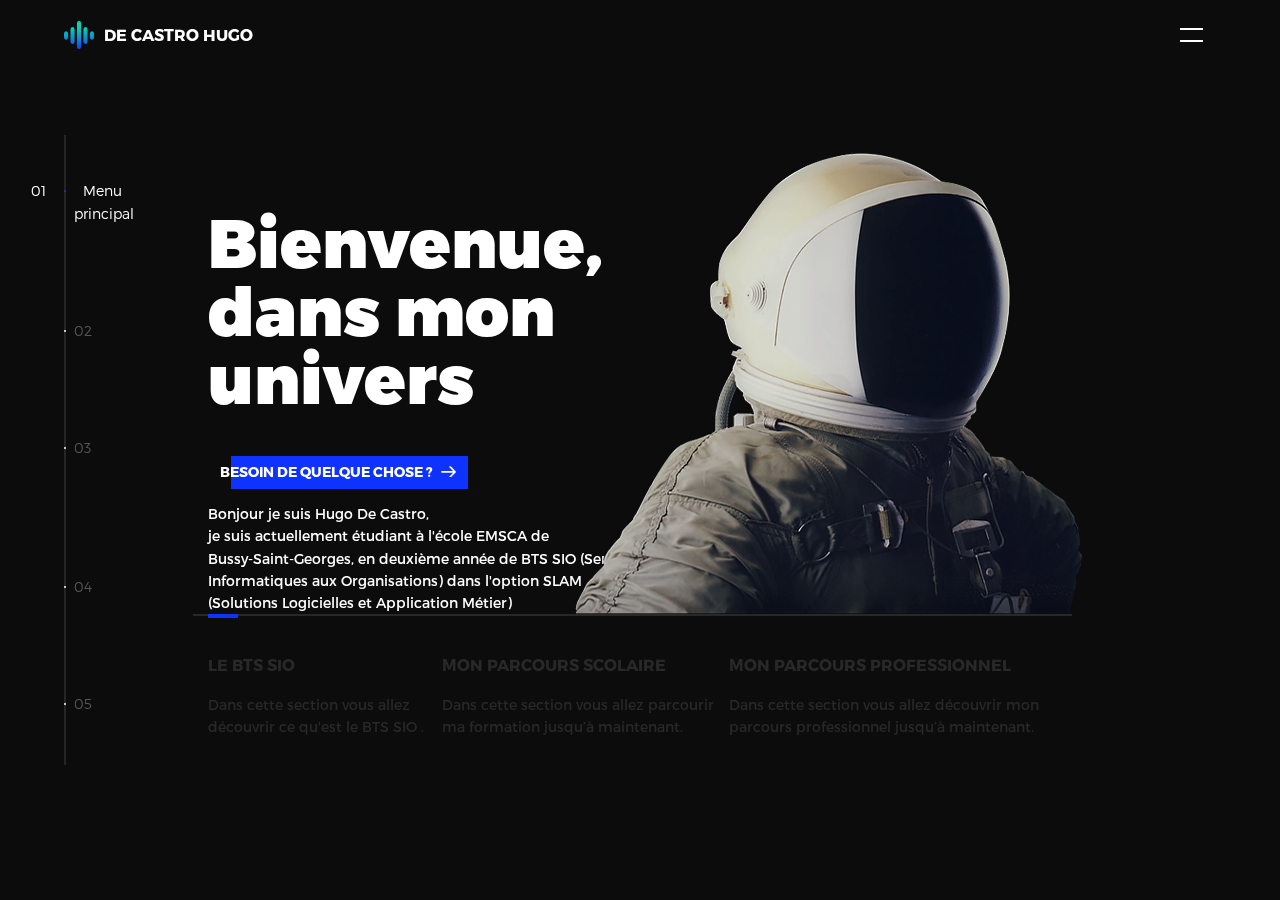
<file: index.html>
<!DOCTYPE html>
<html lang="en">
<head>
  <title>Hugo De Castro</title>
  <link rel="icon" href="assets/img/logo.png" />
  <meta charset="utf-8">
  <meta name="viewport" content="width=device-width, initial-scale=1">
  <meta http-equiv="X-UA-Compatible" content="IE=edge">
  <meta name="description" content="HTML5 website template">
  <meta name="keywords" content="global, template, html, sass, jquery">
  <meta name="author" content="Bucky Maler">
  <link rel="stylesheet" href="assets/css/main.css">
</head>
<body>

<!-- notification for small viewports and landscape oriented smartphones -->
<div class="device-notification">
  <a class="device-notification--logo" href="#0">
    <img src="assets/img/logo.png" alt="Global">
    <p>Kuy</p>
  </a>
  <p class="device-notification--message">.</p>
</div>

<div class="perspective effect-rotate-left">
  <div class="container"><div class="outer-nav--return"></div>
    <div id="viewport" class="l-viewport">
      <div class="l-wrapper">
        <header class="header">
          <a class="header--logo" href="#0">
            <img src="assets/img/logo.png" alt="Global">
            <p>De Castro Hugo</p>
          </a>
          <button class="header--cta cta">Besoins de quelque chose ?</button>
          <div class="header--nav-toggle">
            
          </div>
        </header>
        <nav class="l-side-nav">
          <ul class="side-nav">
            <li class="is-active"><span>Menu principal</span></li>
            <li><span>Projets</span></li>
            <li><span>A propos de moi </span></li>
            <li><span>Epreuve E4</span></li>
            <li><span>Contact</span></li>
          </ul>
        </nav>
        <ul class="l-main-content main-content">
          <li class="l-section section section--is-active">
            <div class="intro">
              <div class="intro--banner">
                <h1>Bienvenue,<br>dans mon <br> univers</h1>
                <button class="cta">Besoin de quelque chose ?
                  <svg version="1.1" id="Layer_1" xmlns="http://www.w3.org/2000/svg" xmlns:xlink="http://www.w3.org/1999/xlink" x="0px" y="0px" viewBox="0 0 150 118" style="enable-background:new 0 0 150 118;" xml:space="preserve">
                  <g transform="translate(0.000000,118.000000) scale(0.100000,-0.100000)">
                    <path d="M870,1167c-34-17-55-57-46-90c3-15,81-100,194-211l187-185l-565-1c-431,0-571-3-590-13c-55-28-64-94-18-137c21-20,33-20,597-20h575l-192-193C800,103,794,94,849,39c20-20,39-29,61-29c28,0,63,30,298,262c147,144,272,271,279,282c30,51,23,60-219,304C947,1180,926,1196,870,1167z"/>
                  </g>
                  </svg>
                  <span class="btn-background"></span>
                </button>
                <p>Bonjour je suis Hugo De Castro, <br>
                je suis actuellement étudiant à l'école EMSCA de <br> Bussy-Saint-Georges, en deuxième année de BTS SIO (Services <br> Informatiques aux Organisations) dans l'option SLAM <br>(Solutions Logicielles et Application Métier)</p>
                <img src="assets/img/introduction-visual.png" alt="Welcome">
              </div>
              <div class="intro--options">
                  <a href="btsio.html">
                  <h3>Le BTS SIO </h3>
                  <p>Dans cette section vous allez découvrir ce qu'est le BTS SIO .</p>
                </a>
                <a href="ecole.html">
                  <h3>Mon parcours scolaire</h3>
                  <p>Dans cette section vous allez parcourir  ma formation jusqu’à maintenant.</p>
                </a>
              
                <a href="professionnel.html">
                  <h3>Mon parcours professionnel</h3>
                  <p>Dans cette section vous allez découvrir mon parcours professionnel  jusqu’à maintenant.</p>
                </a>
                
              </div>
            </div>
          </li>
          <li class="l-section section">
            <div class="work">
              <h2>Selectionner un projet</h2>
              <div class="work--lockup">
                <ul class="slider">
                  <li class="slider--item slider--item-left">
                    <a href="application_météo.html">
                      <div class="slider--item-image">
                        <img src="assets/img/1_LogoChaineMétéo.png" alt="Victory">
                      </div>
                      <p class="slider--item-title"> Application Météo</p>
                      <p class="slider--item-description">Une application météo qui donne la mété pour la ville sélctionné</p>
                    </a>
                  </li>
                  <li class="slider--item slider--item-center">
                    <a href="immobilis.html">
                      <div class="slider--item-image">
                        <img src="assets/img/logo_immobilid.png" alt="Metiew and Smith">
                      </div>
                      <p class="slider--item-title">Immobilis</p>
                      <p class="slider--item-description">Application web permettant de voir des biens immobiliers</p>
                    </a>
                  </li>
                  <li class="slider--item slider--item-right">
                    <a href="API_gestion_de_livre.html">
                      <div class="slider--item-image">
                        <img src="assets/img/API-LOGO-PIGMENT-3809M-Pine-300x300.jpg" alt="Alex Nowak">
                      </div>
                      <p class="slider--item-title">API de gestion de livre</p>
                      <p class="slider--item-description"></p>
                    </a>
                  </li>
                  <li class="slider--item slider--item-RIGHTRIGHT">
                    <a href="réseau_social.html">
                      <div class="slider--item-image">
                        <img src="assets/img/558e87f181c30bc1d0917c3cad16fb43.jpg" alt="Victory">
                      </div>
                      <p class="slider--item-title">Réseau Social de cinéphile</p>
                      <p class="slider--item-description">Site web de réseau social pour les personnes fans de films</p>
                    </a>
                  </li>
                </ul>
                <div class="slider--prev">
                  <svg version="1.1" id="Layer_1" xmlns="http://www.w3.org/2000/svg" xmlns:xlink="http://www.w3.org/1999/xlink" x="0px" y="0px"
                  viewBox="0 0 150 118" style="enable-background:new 0 0 150 118;" xml:space="preserve">
                  <g transform="translate(0.000000,118.000000) scale(0.100000,-0.100000)">
                    <path d="M561,1169C525,1155,10,640,3,612c-3-13,1-36,8-52c8-15,134-145,281-289C527,41,562,10,590,10c22,0,41,9,61,29
                    c55,55,49,64-163,278L296,510h575c564,0,576,0,597,20c46,43,37,109-18,137c-19,10-159,13-590,13l-565,1l182,180
                    c101,99,187,188,193,199c16,30,12,57-12,84C631,1174,595,1183,561,1169z"/>
                  </g>
                  </svg>
                </div>
                <div class="slider--next">
                  <svg version="1.1" id="Layer_1" xmlns="http://www.w3.org/2000/svg" xmlns:xlink="http://www.w3.org/1999/xlink" x="0px" y="0px" viewBox="0 0 150 118" style="enable-background:new 0 0 150 118;" xml:space="preserve">
                  <g transform="translate(0.000000,118.000000) scale(0.100000,-0.100000)">
                    <path d="M870,1167c-34-17-55-57-46-90c3-15,81-100,194-211l187-185l-565-1c-431,0-571-3-590-13c-55-28-64-94-18-137c21-20,33-20,597-20h575l-192-193C800,103,794,94,849,39c20-20,39-29,61-29c28,0,63,30,298,262c147,144,272,271,279,282c30,51,23,60-219,304C947,1180,926,1196,870,1167z"/>
                  </g>
                  </svg>
                </div>
              </div>
            </div>
          </li>
          <li class="l-section section">
            <div class="about">
              <div class="about--banner">
                <h2>En<br>apprendre<br>plus<br>sur moi.</h2>
                <a 
                  <span>
                    <svg version="1.1" id="Layer_1" xmlns="http://www.w3.org/2000/svg" xmlns:xlink="http://www.w3.org/1999/xlink" x="0px" y="0px" viewBox="0 0 150 118" style="enable-background:new 0 0 150 118;" xml:space="preserve">
                    <g transform="translate(0.000000,118.000000) scale(0.100000,-0.100000)">
                     <p>Mes compétences</p>
                    </g>
                    </svg>
                  </span>
                </a>
                <img src="assets/img/—Pngtree—half moon clipart transparent picsart_3572409.png" alt="About Us">
              </div>
              <div class="about--options">
                <a>
                  <h3>HTML/CSS</h3>
                </a>
                <a>
                  <h3>JS</h3>
                </a>
                <a>
                  <h3>PHP</h3>
                </a>
                <a>
                  <h3>SQL</h3>
                </a>
                <a>
                  <h3>Python</h3>
                </a>
                <a>
                  <h3>Odoo</h3>
                </a>
             </div> <br><br><br> <div class="intro--options" style="text-align: center;">
              <a href="veille_technologique.html">
                <h3>Veille Technologique</h3>
              </a>
              </div>
            </div>
           
          </li>
          <li class="l-section section">
            <img src="assets/img/BTS_SIO-_Tableau_de_synthese_-_Epreuve_E4.xlsx - Tableau de synthèse Épreuve E4 (1) (1)-1.png" alt=""
          
          style=" display: block;
          margin-left: auto;
          margin-right: auto;
          width: 50%;
          "
          >
          
          <li class="l-section section">
            <div class="contact">
              <div class="contact--lockup">
                <div class="modal">
                  <div class="modal--information">
                  
                    <a href="mailto:hugo.de.castro15@gmail.com">hugo.de.castro15@gmail.com</a>
                    <a href="tel:+148126287560">+33 7 83 66 27 99</a>
                  </div>
                  <ul class="modal--options">
                    <li><a href="mailto:hugo.de.castro15@gmail.com">Contactez moi</a></li>
                  </ul>
                </div>
              </div>
            </div>
          </li>
          
                  </div>
                </ul>
              </form>
            </div>
          </li>
        </ul>
      </div>
    </div>
  </div>
  <ul class="outer-nav">
    <li class="is-active">Menu principal</li>
    <li>Projets</li>
    <li>A propos de moi </li>
    <li>Epreuve E4 </li>
    <li>Contact</li>
  </ul>
</div>

<script src="https://ajax.googleapis.com/ajax/libs/jquery/2.2.4/jquery.min.js"></script>
<script>window.jQuery || document.write('<script src="assets/js/vendor/jquery-2.2.4.min.js"><\/script>')</script>
<script src="assets/js/functions-min.js"></script>
</body>
</html>
</file>
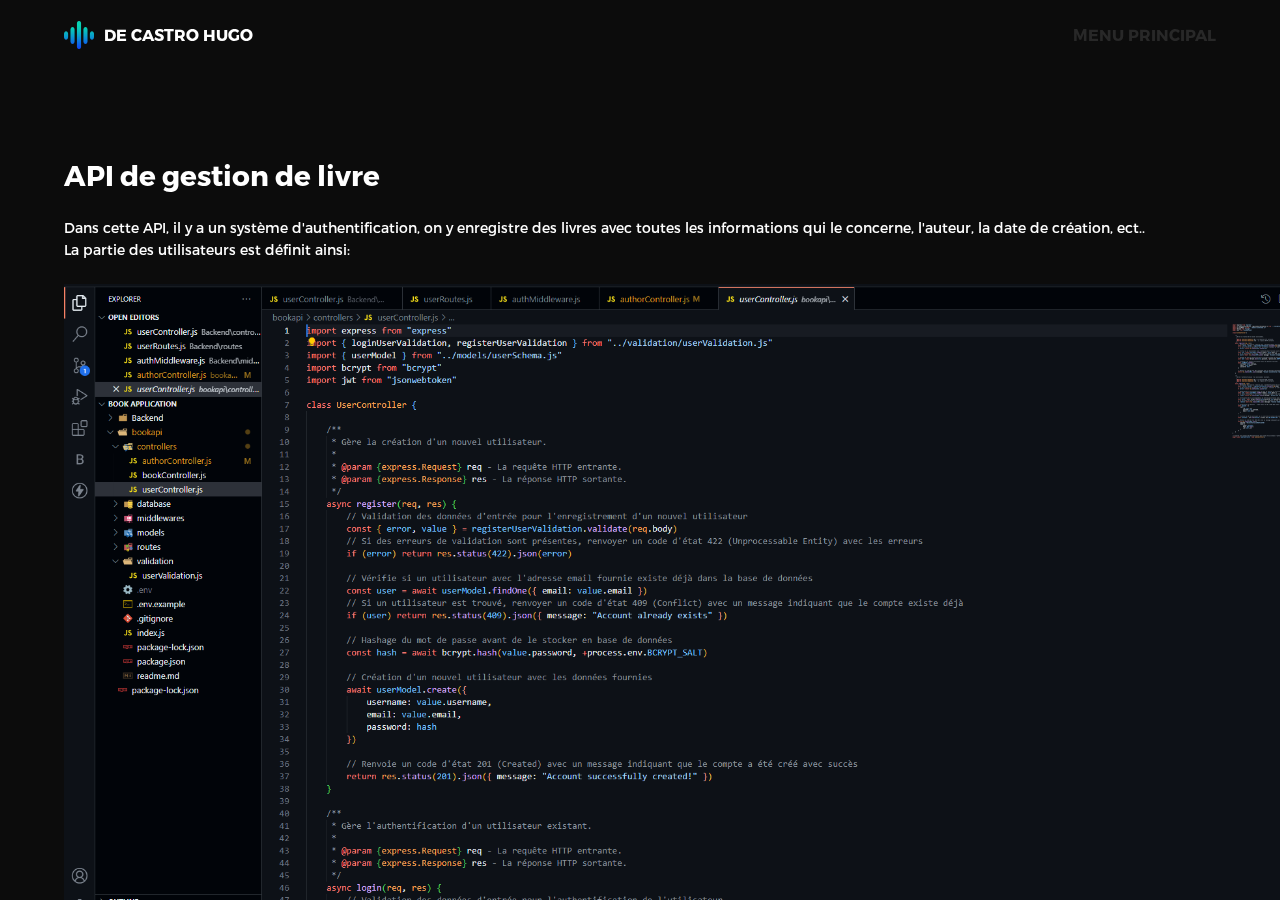
<file: API_gestion_de_livre.html>
<!DOCTYPE html>
<html lang="en">
<head>
  <title>Hugo De Castro</title>
  <meta charset="utf-8">
  <meta name="viewport" content="width=device-width, initial-scale=1">
  <meta http-equiv="X-UA-Compatible" content="IE=edge">
  <meta name="description" content="HTML5 website template">
  <meta name="keywords" content="global, template, html, sass, jquery">
  <meta name="author" content="Bucky Maler">
  <link rel="stylesheet" href="assets/css/main.css">
</head>
<body>
    <div class="perspective effect-rotate-left">
        <div class="container"><div class="outer-nav--return"></div>
          <div style="overflow-y:auto;" id="viewport" class="l-viewport">
            <div class="l-wrapper">
              <header class="header">
                <a class="header--logo" href="#0">
                  <img src="assets/img/logo.png" alt="Global">
                  <p>De Castro Hugo</p>
                </a>
                <div class="intro--options" style="text-align: center;">
                    <a href="index.html">
                      <h3>Menu principal</h3>
                      </a>
                    </div>
                  </header>
                  <br><br><br><br><br><br>


                  <H1>API de  gestion de livre</H1>

                  Dans cette API, il y a un système d'authentification, on y enregistre des livres avec toutes les informations qui le concerne, l'auteur, la date de création, ect..
                  <br>
La partie des utilisateurs est définit ainsi:
                  <br><br>
                  <img style="width: 1250px;" src="assets/img/portfolio_API.png" alt="">
                  <br>
La partie des livres est définit ainsi:
                  <br><br>
                  <img style="width: 1250px;" src="assets/img/portfolio_API_2.png" alt="">
                  <br>
La partie des auteurs est définit ainsi:
                  <br><br>
                  <img style="width: 1250px;" src="assets/img/portfolio_API_3.png" alt="">
                  <br>
Le schéma des auteurs  est défini ainsi pour la base de donnée:
                  <br><br>
                  <img style="width: 1250px;" src="assets/img/portfolio_API_4.png" alt="">
                  <br>
</file>
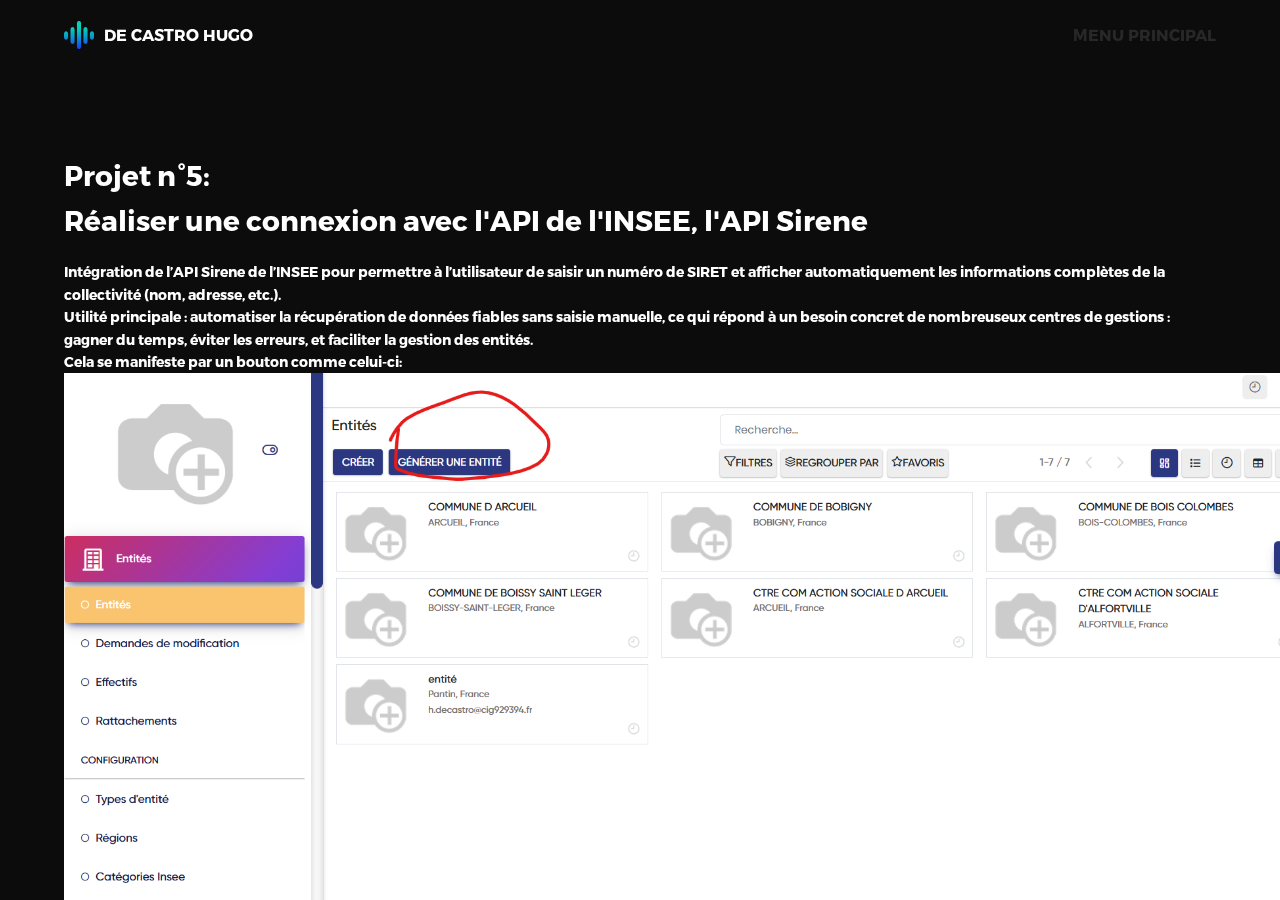
<file: API_insee.html>
<!DOCTYPE html>
<html lang="en">
<head>
  <title>Hugo De Castro</title>
  <meta charset="utf-8">
  <meta name="viewport" content="width=device-width, initial-scale=1">
  <meta http-equiv="X-UA-Compatible" content="IE=edge">
  <meta name="description" content="HTML5 website template">
  <meta name="keywords" content="global, template, html, sass, jquery">
  <meta name="author" content="Bucky Maler">
  <link rel="stylesheet" href="assets/css/main.css">
</head>
<body>
    <div class="perspective effect-rotate-left">
        <div class="container"><div class="outer-nav--return"></div>
          <div style="overflow-y:auto;" id="viewport" class="l-viewport">
            <div class="l-wrapper">
              <header class="header">
                <a class="header--logo" href="#0">
                  <img src="assets/img/logo.png" alt="Global">
                  <p>De Castro Hugo</p>
                </a>
                <div class="intro--options" style="text-align: center;">
                    <a href="index.html">
                      <h3>Menu principal</h3>
                      </a>
                    </div>
                  </header>
                  <br><br><br><br><br><br>
                  <H1>Projet n°5:<br>Réaliser une connexion avec l'API de l'INSEE, l'API Sirene </H1>

                  <h4> Intégration de  l’API Sirene de l’INSEE pour permettre à l’utilisateur de saisir un numéro de SIRET et afficher automatiquement les informations complètes de la collectivité (nom, adresse, etc.). <br>
                    Utilité principale : automatiser la récupération de données fiables sans saisie manuelle, ce qui répond à un besoin concret de nombreuseux centres de gestions : gagner du temps, éviter les erreurs, et faciliter la gestion des entités. <br>
                    Cela se manifeste par un bouton comme celui-ci:
                    <img  style="width: 1250px;" src="assets/img/portfolio_api1.png" alt=""> <br> <br>
              
                Un wizard (ou assistant) dans Odoo, c’est une petite fenêtre qui s’ouvre pour guider l’utilisateur étape par étape dans une action. <br>
                On a donc le déclechement d'un wizard lors du clique nous indiquant de rentrer le numéro de SIRET: <br> <br>
                <img  style="width: 1250px;" src="assets/img/portfolio_api2.png" alt=""> <br> <br>
               Une énumération des différentes données grace à l'API Insee, l'utilisateur peut donc valider ou non ces données: <br><br>
                <img  style="width: 1250px;" src="assets/img/portfolio_api3.png" alt=""> <br> <br>
                Si l'utilisateur valide celles-ci alors une nouvelle entités est automatiquement crées avec les informations que l'utilisateur aura validé précédemment:  <br> <br>
                <img  style="width: 1250px;" src="assets/img/portfolio_api4.png" alt=""> <br> <br>
Voici permettant la connexion avec l'API Insee:
<img  style="width: 1250px;" src="assets/img/portfolio_api5.png" alt=""> <br> <br>

                </h4>
</file>
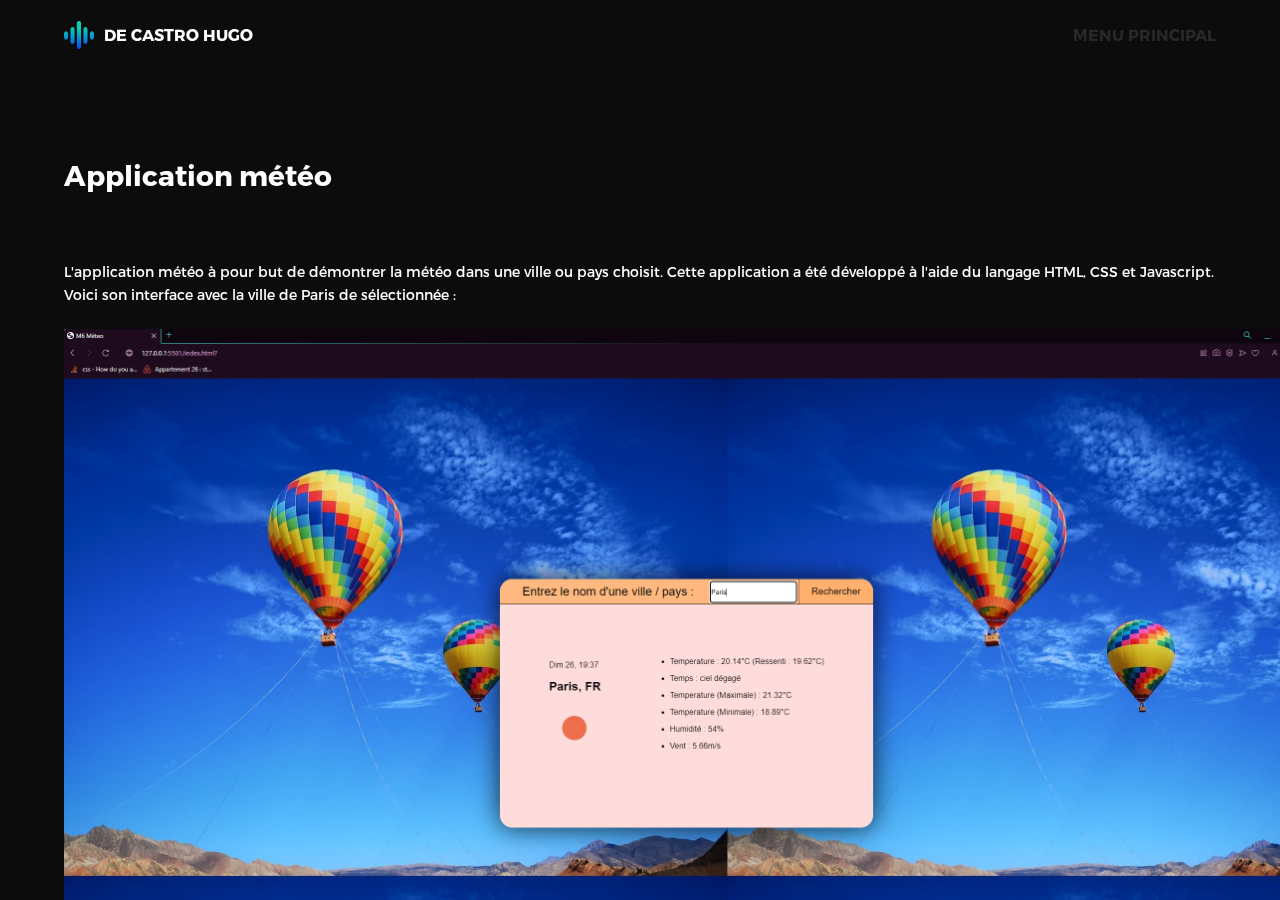
<file: application_météo.html>
<!DOCTYPE html>
<html lang="en">
<head>
  <title>Hugo De Castro</title>
  <meta charset="utf-8">
  <meta name="viewport" content="width=device-width, initial-scale=1">
  <meta http-equiv="X-UA-Compatible" content="IE=edge">
  <meta name="description" content="HTML5 website template">
  <meta name="keywords" content="global, template, html, sass, jquery">
  <meta name="author" content="Bucky Maler">
  <link rel="stylesheet" href="assets/css/main.css">
</head>
<body>
    <div class="perspective effect-rotate-left">
        <div class="container"><div class="outer-nav--return"></div>
          <div style="overflow-y:auto;" id="viewport" class="l-viewport">
            <div  class="l-wrapper" >
              <header class="header">
                <a class="header--logo" href="#0">
                  <img src="assets/img/logo.png" alt="Global">
                  <p>De Castro Hugo</p>
                </a>
                <div class="intro--options" style="text-align: center;">
                    <a href="index.html">
                      <h3>Menu principal</h3>
                      </a>
                    </div>
                  </header>
                  <br><br><br><br><br><br>

                  <h1>Application météo</h1>
                  <br><br>
                  L'application météo à pour but de démontrer la météo dans une ville ou pays choisit.
                  Cette application a été développé à l'aide du langage HTML, CSS et Javascript.
                  <br>
                  Voici son interface avec la ville de Paris de sélectionnée :
                  <br><br>
                  <img style="width: 1250px;" src="assets/img/portfolio_appli_meteo.png" alt="">
                  <br>
                  Voici son interface avec la ville de Tokyo de sélectionnée :
                  <br><br>
                  <img style="width: 1250px;" src="assets/img/portfolio_appli_meteo_2.png" alt="">
                  <br>
                  Des icones sont intégrés et différent en fonction de la météo. <br> Exemple :  Paris = soleil et pour Tokyo=nuageux
                  <br><br>
                  Pour obtenir ces informations j'utilise une API publique de OpenWheater
                  <img style="width: 1250px;" src="assets/img/portfolio_appli_meteo_4.png" alt="">
                  <br>
                  Qui est configuré en Javascript, en choisissant les informations dont  je souhaite qui apparaissent
                  <img style="width: 1250px;" src="assets/img/portfolio_appli_meteo_3.png" alt="">
</file>
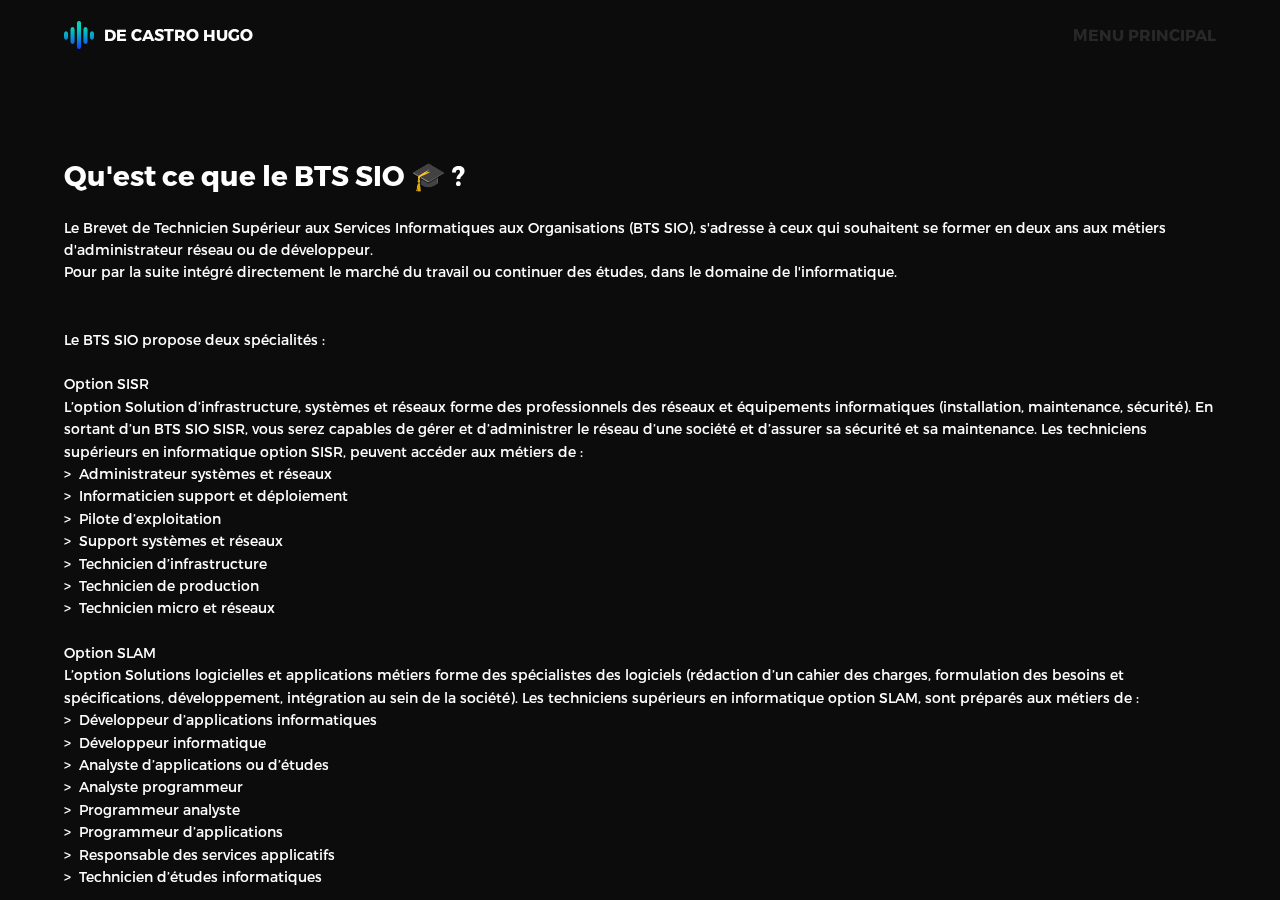
<file: btsio.html>
<!DOCTYPE html>
<html lang="en">
<head>
  <title>Hugo De Castro</title>
  <meta charset="utf-8">
  <meta name="viewport" content="width=device-width, initial-scale=1">
  <meta http-equiv="X-UA-Compatible" content="IE=edge">
  <meta name="description" content="HTML5 website template">
  <meta name="keywords" content="global, template, html, sass, jquery">
  <meta name="author" content="Bucky Maler">
  <link rel="stylesheet" href="assets/css/main.css">
</head>
<body>
    <div class="perspective effect-rotate-left">
        <div class="container">
            <div class="outer-nav--return"></div>
          <div id="viewport" class="l-viewport">
            <div class="l-wrapper">
              <header class="header">
                <a class="header--logo" href="#0">
                  <img src="assets/img/logo.png" alt="Global">
                  <p>De Castro Hugo</p>
                </a>
                <div class="intro--options" style="text-align: center;">
                    <a href="index.html">
                      <h3>Menu principal</h3>
                    </a>
                  </header>
<br><br><br><br><br><br>

  <h1>  Qu'est ce que le BTS SIO 🎓 ?</h1>



<p>Le Brevet de Technicien Supérieur aux Services Informatiques aux Organisations (BTS SIO), s'adresse à ceux qui souhaitent se former en deux ans aux métiers d'administrateur réseau ou de développeur.<br> Pour par la suite intégré directement le marché du travail ou continuer des études, dans le domaine de l'informatique.<br><br><br>


Le BTS SIO propose deux spécialités : <br> <br>

 Option SISR <br>
L’option Solution d’infrastructure, systèmes et réseaux forme des professionnels des réseaux et équipements informatiques (installation, maintenance, sécurité). En sortant d’un BTS SIO SISR, vous serez capables de gérer et d’administrer le réseau d’une société et d’assurer sa sécurité et sa maintenance.
Les techniciens supérieurs en informatique option SISR, peuvent accéder aux métiers de : <br>
>&nbsp;&nbsp;Administrateur systèmes et réseaux <br>
>&nbsp;&nbsp;Informaticien support et déploiement <br>
>&nbsp;&nbsp;Pilote d’exploitation <br>
>&nbsp;&nbsp;Support systèmes et réseaux <br>
>&nbsp;&nbsp;Technicien d’infrastructure <br>
>&nbsp;&nbsp;Technicien de production <br>
>&nbsp;&nbsp;Technicien micro et réseaux <br> <br>
Option SLAM <br>

L’option Solutions logicielles et applications métiers forme des spécialistes des logiciels (rédaction d’un cahier des charges, formulation des besoins et spécifications, développement, intégration au sein de la société).
Les techniciens supérieurs en informatique option SLAM, sont préparés aux métiers de : 
>&nbsp;&nbsp;Développeur d’applications informatiques <br>
>&nbsp;&nbsp;Développeur informatique <br>
>&nbsp;&nbsp;Analyste d’applications ou d’études <br>
>&nbsp;&nbsp;Analyste programmeur <br>
>&nbsp;&nbsp;Programmeur analyste <br>
>&nbsp;&nbsp;Programmeur d’applications <br>
>&nbsp;&nbsp;Responsable des services applicatifs <br>
>&nbsp;&nbsp;Technicien d’études informatiques <br>
</p>
  
</body>
</html>
</file>
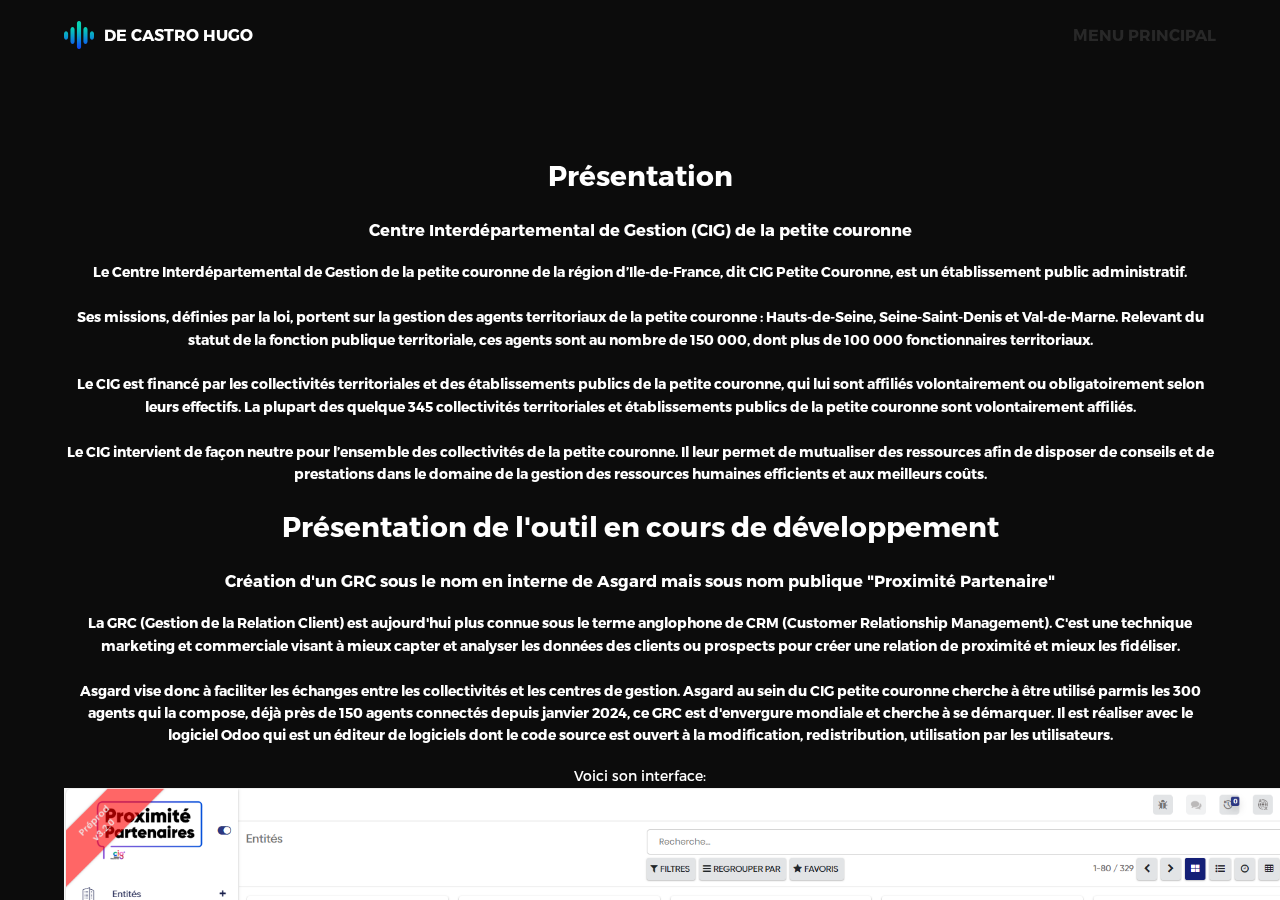
<file: CIG.html>
<!DOCTYPE html>
<html lang="en">
<head>
  <title>Hugo De Castro</title>
  <meta charset="utf-8">
  <meta name="viewport" content="width=device-width, initial-scale=1">
  <meta http-equiv="X-UA-Compatible" content="IE=edge">
  <meta name="description" content="HTML5 website template">
  <meta name="keywords" content="global, template, html, sass, jquery">
  <meta name="author" content="Bucky Maler">
  <link rel="stylesheet" href="assets/css/main.css">
</head>
<body>
    <div class="perspective effect-rotate-left">
        <div class="container"><div class="outer-nav--return"></div>
          <div style="overflow-y:auto;" id="viewport" class="l-viewport">
            <div  class="l-wrapper" >
              <header class="header">
                <a class="header--logo" href="#0">
                  <img src="assets/img/logo.png" alt="Global">
                  <p>De Castro Hugo</p>
                </a>
                <div class="intro--options" style="text-align: center;">
                    <a href="index.html">
                      <h3>Menu principal</h3>
                      </a>
                    </div>
                  </header>
                  <br><br><br><br><br><br>
                  <div style="text-align: center; color: white;"> <h1>Présentation</h1>
                    <h3>Centre Interdépartemental de Gestion (CIG) de la petite couronne</h3>
                    <h4>Le Centre Interdépartemental de Gestion de la petite couronne de la région d’Ile-de-France, dit CIG Petite Couronne, est un établissement public administratif.<br><br>

                        Ses missions, définies par la loi, portent sur la gestion des agents territoriaux de la petite couronne : Hauts-de-Seine, Seine-Saint-Denis et Val-de-Marne.
                        
                        Relevant du statut de la fonction publique territoriale, ces agents sont au nombre de 150 000, dont plus de 100 000 fonctionnaires territoriaux. <br><br>
                        
                        Le CIG est financé par les collectivités territoriales et des établissements publics de la petite couronne, qui lui sont affiliés volontairement ou obligatoirement selon leurs effectifs. La plupart des quelque 345 collectivités territoriales et établissements publics de la petite couronne sont volontairement affiliés. <br><br>
                        
                        Le CIG intervient de façon neutre pour l’ensemble des collectivités de la petite couronne. Il leur permet de mutualiser des ressources afin de disposer de conseils et de prestations dans le domaine de la gestion des ressources humaines efficients et aux meilleurs coûts.
                    </h4>
<h1>Présentation de l'outil en cours de développement</h1>
<h3>Création d'un GRC sous le nom en interne de Asgard mais sous nom publique "Proximité Partenaire"</h3>
<h4>La GRC (Gestion de la Relation Client) est aujourd'hui plus connue sous le terme anglophone de CRM (Customer Relationship Management). C'est une technique marketing et commerciale visant à mieux capter et analyser les données des clients ou prospects pour créer une relation de proximité et mieux les fidéliser. <br><br>
Asgard vise donc à faciliter les échanges entre les collectivités et les centres de gestion.
Asgard au sein du CIG petite couronne cherche à  être utilisé parmis les 300 agents qui la compose, déjà près de 150 agents connectés depuis janvier 2024, ce GRC est d'envergure mondiale et cherche à se démarquer.
Il est réaliser avec le logiciel Odoo qui est un éditeur de logiciels dont le code source est ouvert à la modification, redistribution, utilisation par les utilisateurs.</h4>
Voici son interface:<br>
<img style="width: 1250px;" src="assets/img/portfolio1.PNG" alt=""> <br><br>
 Dans les différents projet énuméré ci-dessous, il s'agit toujours (sauf une exception) de projet en lien avec ce GRC 


                </a>
                <div class="intro--options" style="text-align: center;">
                    <a href="projet_professionel_1.html">
                      <h3>Projet n°1</h3>
                      </a>
                      </div>
                <div class="intro--options" style="text-align: center;">
                        <a href="projet_professionel_2.html">
                          <h3>Projet n°2</h3>
                          </a>   
                        </div>
                <div class="intro--options" style="text-align: center;">
                        <a href="projet_professionel_3.html">
                          <h3>Projet n°3</h3>
                          </a> 
                        </div>
                <div class="intro--options" style="text-align: center;">
                        <a href="projet_professionel_4.html">
                          <h3>Projet n°4</h3>
                          </a>   
                        </div>
</file>
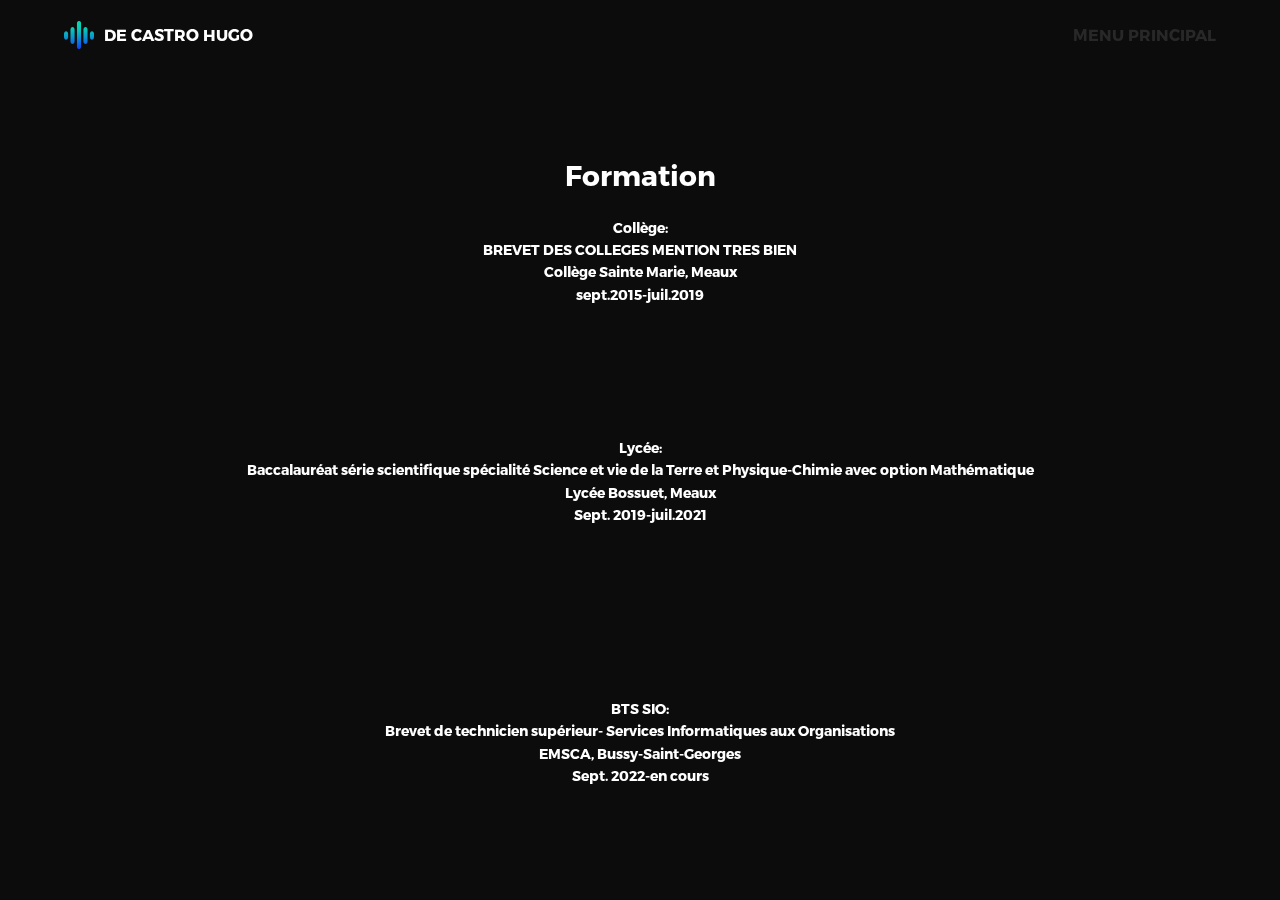
<file: ecole.html>
<!DOCTYPE html>
<html lang="en">
<head>
  <title>Hugo De Castro</title>
  <meta charset="utf-8">
  <meta name="viewport" content="width=device-width, initial-scale=1">
  <meta http-equiv="X-UA-Compatible" content="IE=edge">
  <meta name="description" content="HTML5 website template">
  <meta name="keywords" content="global, template, html, sass, jquery">
  <meta name="author" content="Bucky Maler">
  <link rel="stylesheet" href="assets/css/main.css">
</head>
<body>
    <div class="perspective effect-rotate-left">
        <div class="container"><div class="outer-nav--return"></div>
          <div id="viewport" class="l-viewport">
            <div class="l-wrapper">
              <header class="header">
                <a class="header--logo" href="#0">
                  <img src="assets/img/logo.png" alt="Global">
                  <p>De Castro Hugo</p>
                </a>
                <div class="intro--options" style="text-align: center;">
                    <a href="index.html">
                      <h3>Menu principal</h3>
                      </a>
                    </div>
                  </header>
<br><br><br><br><br><br>
                 <div style="text-align: center; color: white;"> <h1>Formation</h1>

                  <h4>Collège: <br>
                    BREVET DES COLLEGES MENTION TRES BIEN <br>

Collège Sainte Marie, Meaux <br>
sept.2015-juil.2019
<br><br><br><br><br><br>
<h4>Lycée: <br>
  Baccalauréat série scientifique spécialité Science et vie de la Terre et Physique-Chimie avec option Mathématique <br> 
  Lycée Bossuet, Meaux <br>
  Sept. 2019-juil.2021 <br>
                  </h4>
<br><br><br><br><br><br>
<h4>BTS SIO: <br>
  Brevet de technicien supérieur- Services Informatiques aux Organisations <br> 
 EMSCA, Bussy-Saint-Georges <br>
  Sept. 2022-en cours <br>
                  </h4>
</h4>
                    
<script src="https://ajax.googleapis.com/ajax/libs/jquery/2.2.4/jquery.min.js"></script>
<script>window.jQuery || document.write('<script src="assets/js/vendor/jquery-2.2.4.min.js"><\/script>')</script>
<script src="assets/js/functions-min.js"></script>
</body>
</html>
</file>
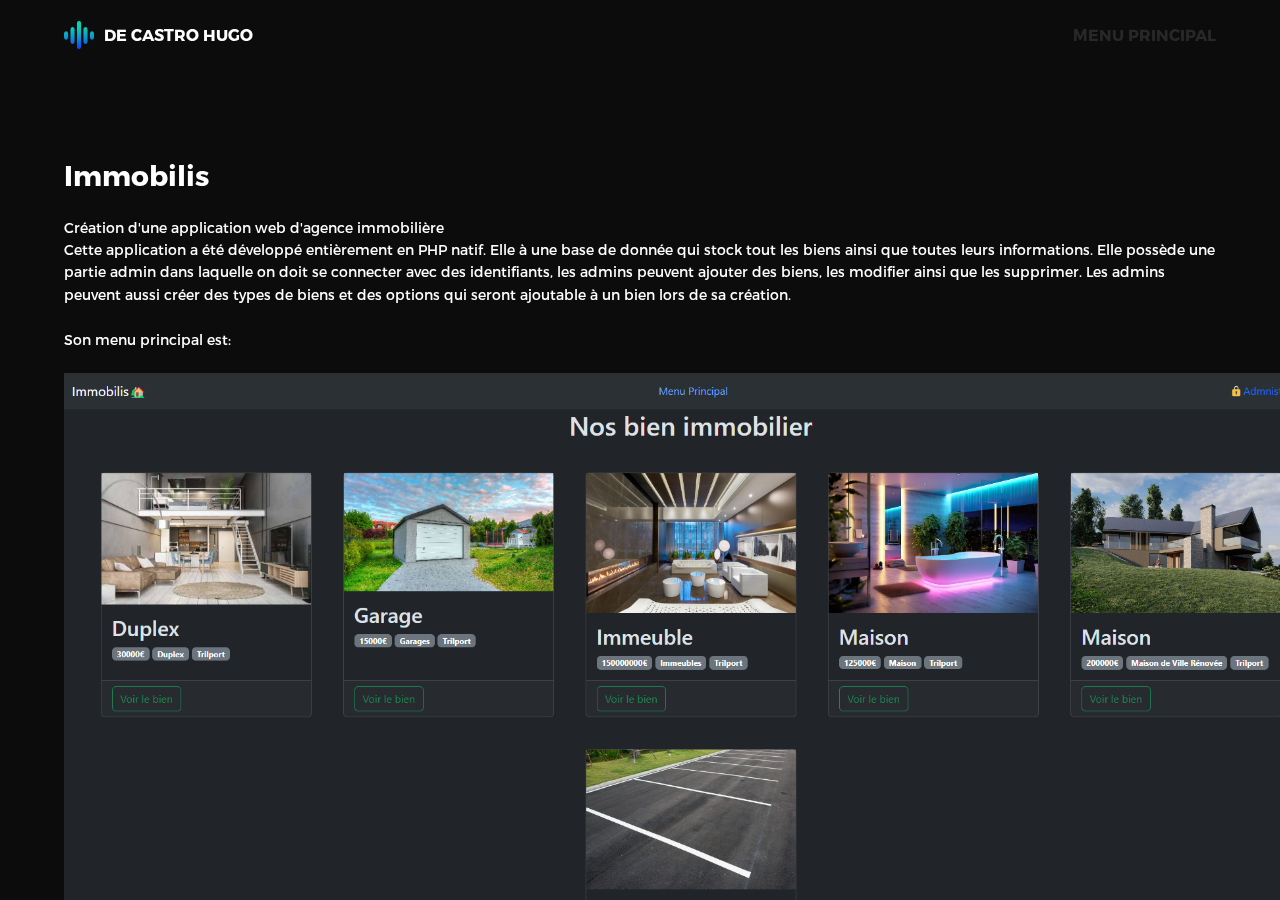
<file: immobilis.html>
<!DOCTYPE html>
<html lang="en">
<head>
  <title>Hugo De Castro</title>
  <meta charset="utf-8">
  <meta name="viewport" content="width=device-width, initial-scale=1">
  <meta http-equiv="X-UA-Compatible" content="IE=edge">
  <meta name="description" content="HTML5 website template">
  <meta name="keywords" content="global, template, html, sass, jquery">
  <meta name="author" content="Bucky Maler">
  <link rel="stylesheet" href="assets/css/main.css">
</head>
<body>
    <div class="perspective effect-rotate-left">
        <div class="container"><div class="outer-nav--return"></div>
          <div style="overflow-y:auto;" id="viewport" class="l-viewport">
            <div class="l-wrapper">
              <header class="header">
                <a class="header--logo" href="#0">
                  <img src="assets/img/logo.png" alt="Global">
                  <p>De Castro Hugo</p>
                </a>
                <div class="intro--options" style="text-align: center;">
                    <a href="index.html">
                      <h3>Menu principal</h3>
                      </a>
                    </div>
                  </header>
                  <br><br><br><br><br><br>
<H1>Immobilis</H1>
                  Création d'une application web d'agence immobilière
                  <br>
                  Cette application a été développé entièrement en PHP natif.
                  Elle à une base de donnée qui stock tout les biens ainsi que toutes leurs informations.
                  Elle possède une partie admin dans laquelle on doit se connecter avec des identifiants, les admins peuvent ajouter des biens, les modifier ainsi que les supprimer.
                  Les admins peuvent aussi créer des types de biens et des options qui seront ajoutable à un bien lors de sa création.
<br><br>
                Son menu principal est:
                <br><br>
                  <img style="width: 1250px;" src="assets/img/portfolio_immobilis.png" alt="">
                  <br>
                  Sa partie du bas est:
                  <br><br>
                  <img style="width: 1250px;" src="assets/img/portfolio_immobilis_2.png" alt="">
                  <br>
                  Lorsque l'on clique sur un bien, ces informations s'affichent:
                  <br><br>
                  <img style="width: 1250px;" src="assets/img/portfolio_immobilis_10.png" alt="">
                  <br>
                  Les informations complémentaires s'affichent de cette manière:
                  <br><br>
                  <img style="width: 1250px;" src="assets/img/portfolio_immobilis_11.png" alt="">
                  <br>
                  Lorsque un utilisateur souhaite envoyer un message cela s'illustre ainsi:
                  <br><br>
                  <img style="width: 1250px;" src="assets/img/portfolio_immobilis_12.png" alt="">
                  <br>
                  La partie connexion s'illustre ainsi:

                  <br><br>
                  <img style="width: 1250px;" src="assets/img/portfolio_immobilis_3.png" alt="">
                  <br>
                  Lorsque nous sommes connecté avec nos identifiants admin nous accédons à l'interface que seul un admin peut voir:
                  <br><br>
                  <img style="width: 1250px;" src="assets/img/portfolio_immobilis_4.png" alt="">
                  <br>
                  L'admin peut donc, avoir accès au listing des biens existants et décider de les supprimer ou modifier
                  <br><br>
                  <img style="width: 1250px;" src="assets/img/portfolio_immobilis_5.png" alt="">
                  <br>
                  La partie de modification ressemble à ceci:
                  <br><br>
                  <img style="width: 1250px;" src="assets/img/portfolio_immobilis_6.png" alt="">
                  <br>
                  Lorsque l'admin souhaite créer un bien cela ressemble à ceci:
                  <br><br>
                  <img style="width: 1250px;" src="assets/img/portfolio_immobilis_7.png" alt="">
                  <br>
                  Cela en va de même pour la partie des types de bien:
                  <br><br>
                  <img style="width: 1250px;" src="assets/img/portfolio_immobilis_8.png" alt="">
                  <br>
                  L'admin a aussi accès aux messages que les utilisateurs peuvent envoyer:
                  <br><br>
                  <img style="width: 1250px;" src="assets/img/portfolio_immobilis_9.png" alt="">
                  <br>
                  Le schéma de la base de donnée ressemble à:
                  <br><br>
                  <img style="width: 1250px;" src="assets/img/portfolio_immobilis_13.png" alt="">
                  <br>
</file>
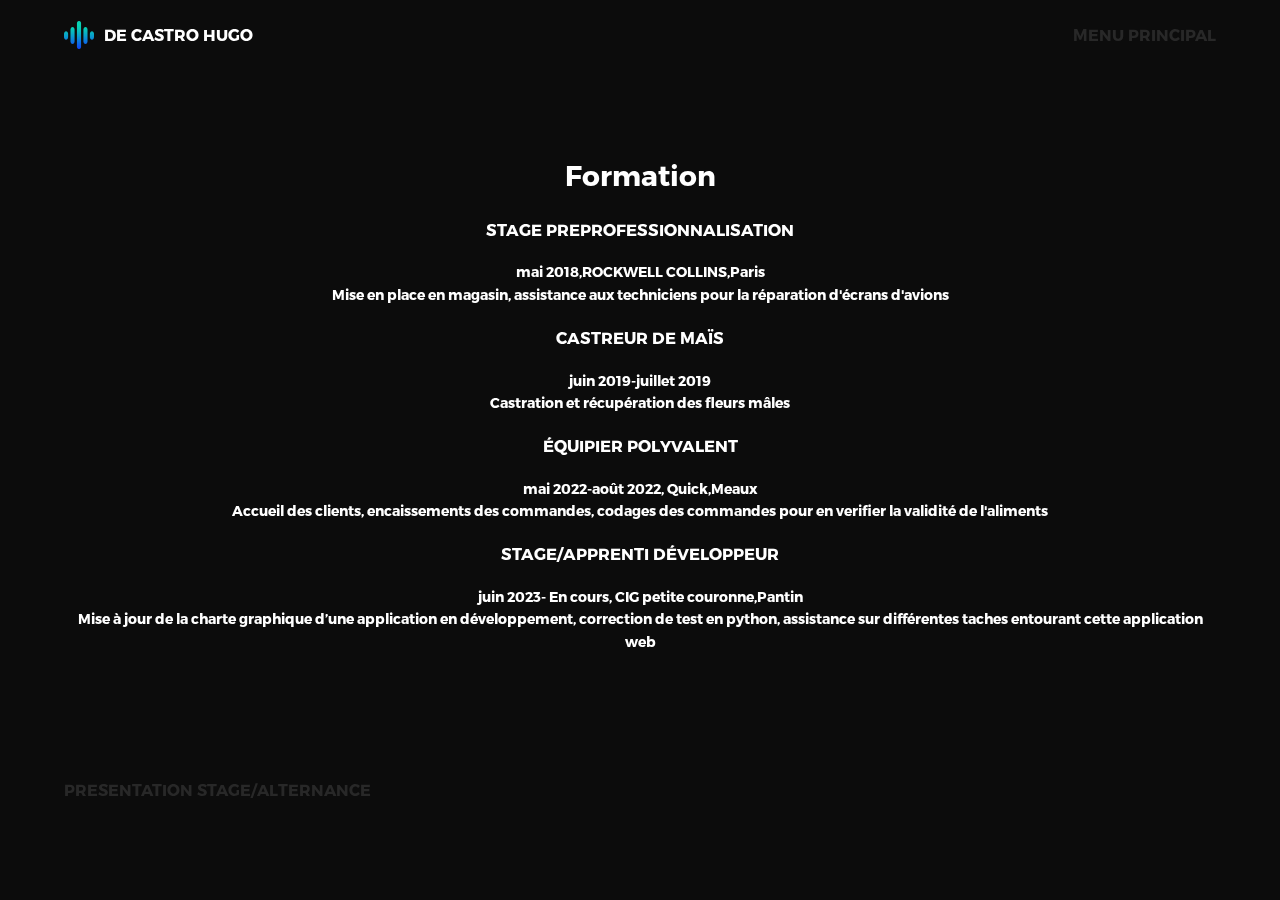
<file: professionnel.html>
<!DOCTYPE html>
<html lang="en">
<head>
  <title>Hugo De Castro</title>
  <meta charset="utf-8">
  <meta name="viewport" content="width=device-width, initial-scale=1">
  <meta http-equiv="X-UA-Compatible" content="IE=edge">
  <meta name="description" content="HTML5 website template">
  <meta name="keywords" content="global, template, html, sass, jquery">
  <meta name="author" content="Bucky Maler">
  <link rel="stylesheet" href="assets/css/main.css">
</head>
<body>
    <div class="perspective effect-rotate-left">
        <div class="container"><div class="outer-nav--return"></div>
          <div id="viewport" class="l-viewport">
            <div class="l-wrapper">
              <header class="header">
                <a class="header--logo" href="#0">
                  <img src="assets/img/logo.png" alt="Global">
                  <p>De Castro Hugo</p>
                </a>
                <div class="intro--options" style="text-align: center;">
                    <a href="index.html">
                      <h3>Menu principal</h3>
                      </a>
                    </div>
                  </header>
                  <br><br><br><br><br><br>
                  <div style="text-align: center; color: white;"> <h1>Formation</h1>
                    <h3>STAGE PREPROFESSIONNALISATION <br></H3>
                   <h4>mai 2018,ROCKWELL COLLINS,Paris<br>
                   Mise en place en magasin, assistance aux techniciens pour la réparation d'écrans d'avions</h4>
                   <h3>CASTREUR DE MAÏS<br></H3>
                    <h4>juin 2019-juillet 2019<br>
                     Castration et récupération des fleurs mâles</h4>
                     <h3>ÉQUIPIER POLYVALENT<br></H3>
                      <h4>mai 2022-août 2022, Quick,Meaux<br>
                        Accueil des clients, encaissements des commandes,
                        codages des commandes pour en verifier la validité de
                        l'aliments
                        </h4>
                        <h3>STAGE/APPRENTI  DÉVELOPPEUR<br></H3>
                          <h4>juin 2023- En cours, CIG petite couronne,Pantin<br>
                            Mise à jour de la charte graphique d’une application en
                            développement, correction de test en python,
                            assistance sur différentes taches entourant cette
                            application web</h4> <br><br><br><br>
                            <div class="intro--options">
                            <a href="CIG.html">
                              <h3>PRESENTATION STAGE/ALTERNANCE 
                                 </h3> </a>
                            </div>
</file>
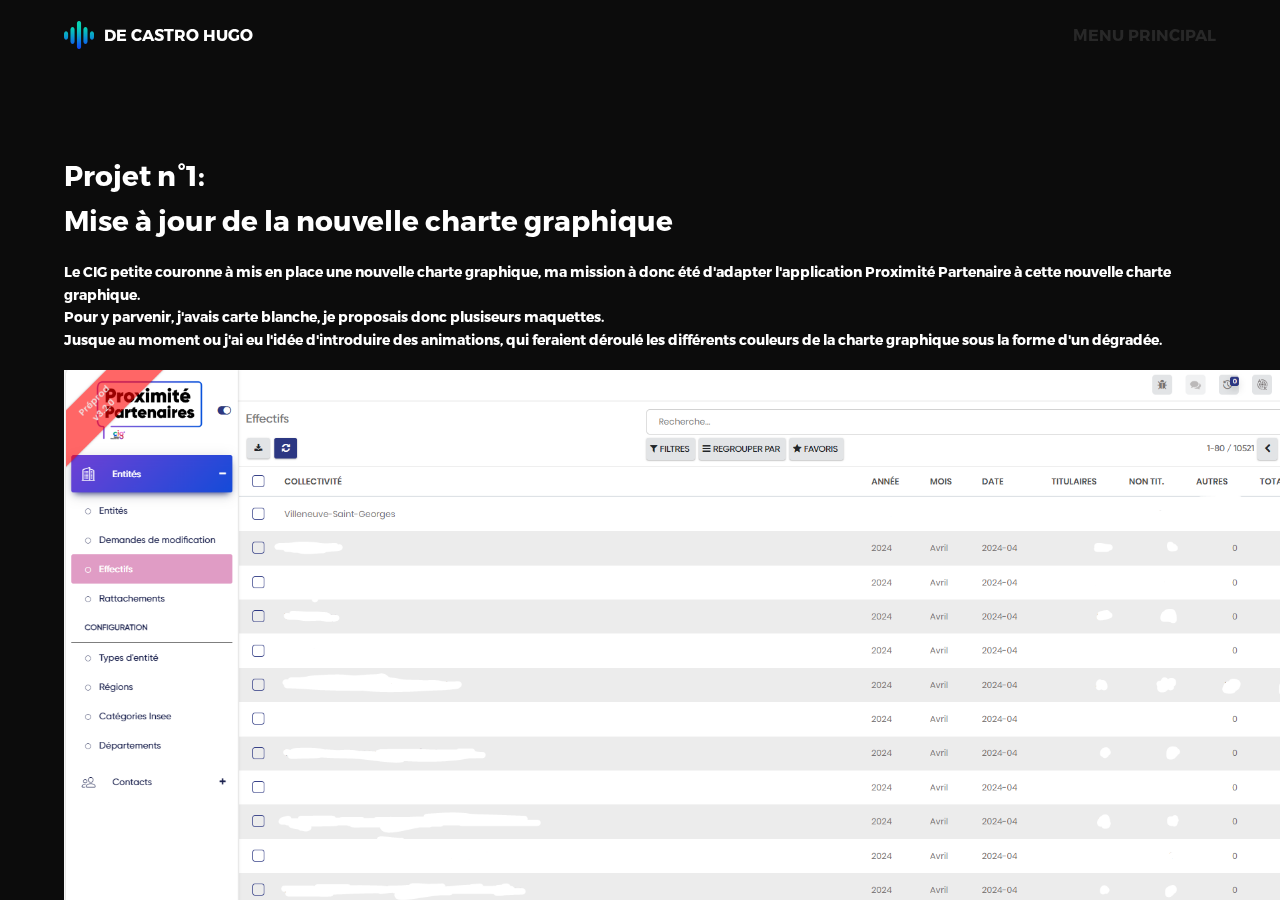
<file: projet_professionel_1.html>
<!DOCTYPE html>
<html lang="en">
<head>
  <title>Hugo De Castro</title>
  <meta charset="utf-8">
  <meta name="viewport" content="width=device-width, initial-scale=1">
  <meta http-equiv="X-UA-Compatible" content="IE=edge">
  <meta name="description" content="HTML5 website template">
  <meta name="keywords" content="global, template, html, sass, jquery">
  <meta name="author" content="Bucky Maler">
  <link rel="stylesheet" href="assets/css/main.css">
</head>
<body>
    <div class="perspective effect-rotate-left">
        <div class="container"><div class="outer-nav--return"></div>
          <div style="overflow-y:auto;" id="viewport" class="l-viewport">
            <div class="l-wrapper">
              <header class="header">
                <a class="header--logo" href="#0">
                  <img src="assets/img/logo.png" alt="Global">
                  <p>De Castro Hugo</p>
                </a>
                <div class="intro--options" style="text-align: center;">
                    <a href="index.html">
                      <h3>Menu principal</h3>
                      </a>
                    </div>
                  </header>
                  <br><br><br><br><br><br>
                  <H1>Projet n°1:<br>Mise à jour de la nouvelle charte graphique</H1>

                  <h4>Le CIG petite couronne à mis en place une nouvelle charte graphique, ma mission à donc été d'adapter l'application Proximité Partenaire à cette nouvelle charte graphique.<br> Pour y parvenir, j'avais carte blanche, je proposais donc plusiseurs maquettes. <br>Jusque au moment ou j'ai eu l'idée d'introduire des animations, qui feraient déroulé les différents couleurs de la charte graphique sous la forme d'un dégradée. </h4>
                  <img style="width: 1250px;" src="assets/img/Portfolio3.PNG" alt="">
                  <h4>J'ai ajouté aussi le nouveau logo situé en haut à gauche de la page. <br><br>
                    Lors de ces modifications j'ai du faire face à plusiseurs problèmes, tels que le fait que l'application soit réaliser avec Odoo et donc à déjà certains pré-ajouts qu'il à donc fallut contourner en CSS. <br><br>
                   <img  style="width: 1250px;" src="assets/img/Portfolio9.PNG" alt=""> <br><br>
                  Je me suis aussi occupé sur la page de connexion; de retirer un filtre présent nativement sur l'image de droite, ainsi que placer le nouveau logo de manière plus grosse est plus imposante sur cette page. <br>
                  <img  style="width: 1250px;" src="assets/img/Portfolio8.PNG" alt=""> <br><br>
                  Cette page est responsive, et lors du rétrecicement de cette page, un zoom est effectué sur le logo de l'entreprise. <br><br>
                  <img  style="width: 1250px;" src="assets/img/Portfolio10.PNG" alt=""> <br> <br>
                  <img  style="width: 1250px;" src="assets/img/portfolio14.PNG" alt=""> <br><br>
                  <img  style="width: 1250px;" src="assets/img/portfolio15.PNG" alt=""> <br> <br>
                  <img  style="width: 1250px;" src="assets/img/portfolio16.PNG" alt=""> <br> <br>
                  </h4>
</file>
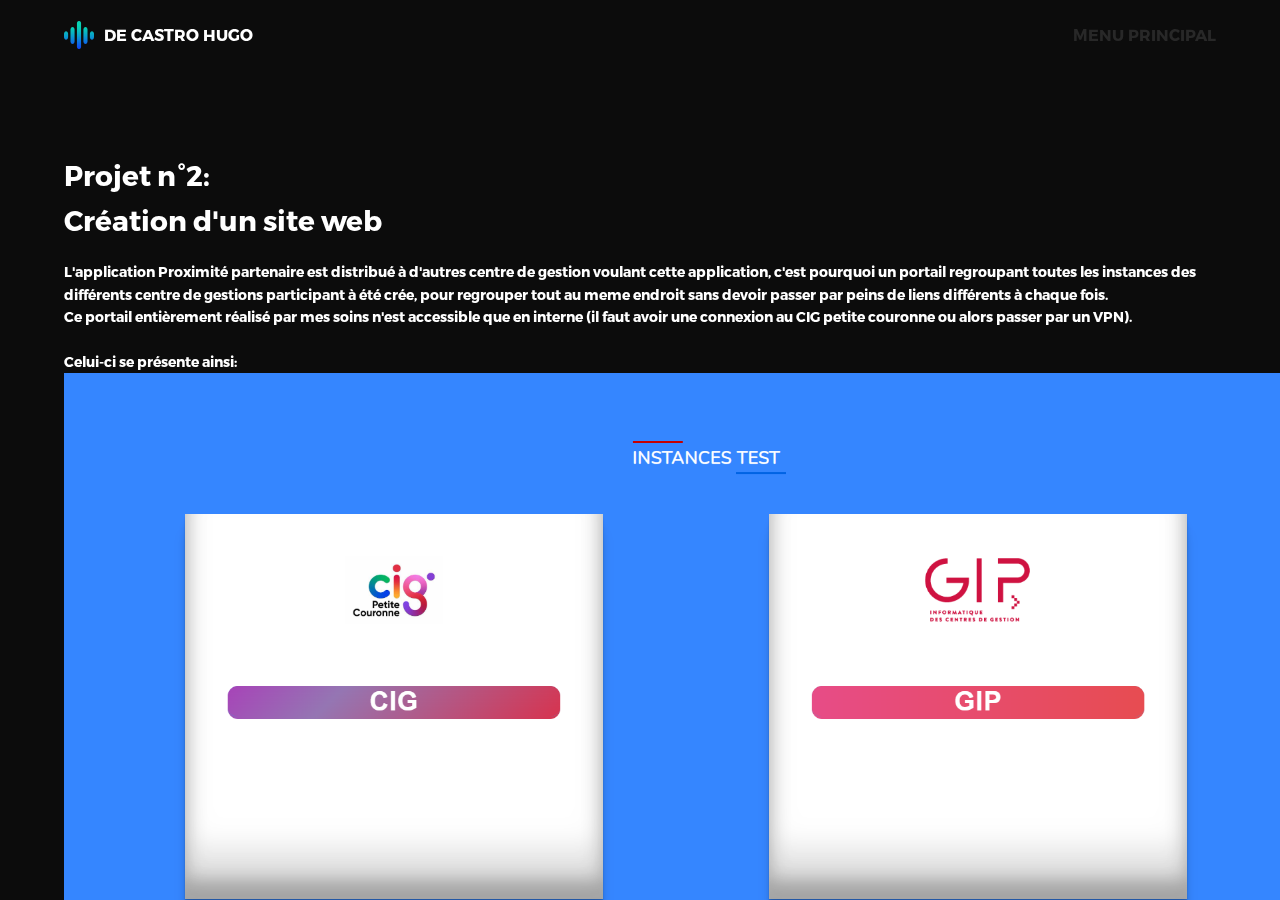
<file: projet_professionel_2.html>
<!DOCTYPE html>
<html lang="en">
<head>
  <title>Hugo De Castro</title>
  <meta charset="utf-8">
  <meta name="viewport" content="width=device-width, initial-scale=1">
  <meta http-equiv="X-UA-Compatible" content="IE=edge">
  <meta name="description" content="HTML5 website template">
  <meta name="keywords" content="global, template, html, sass, jquery">
  <meta name="author" content="Bucky Maler">
  <link rel="stylesheet" href="assets/css/main.css">
</head>
<body>
    <div class="perspective effect-rotate-left">
        <div class="container"><div class="outer-nav--return"></div>
          <div style="overflow-y:auto;" id="viewport" class="l-viewport">
            <div class="l-wrapper">
              <header class="header">
                <a class="header--logo" href="#0">
                  <img src="assets/img/logo.png" alt="Global">
                  <p>De Castro Hugo</p>
                </a>
                <div class="intro--options" style="text-align: center;">
                    <a href="index.html">
                      <h3>Menu principal</h3>
                      </a>
                    </div>
                  </header>
                  <br><br><br><br><br><br>
                  <H1>Projet n°2:<br>Création d'un site web </H1>

                  <h4>L'application Proximité partenaire est distribué à d'autres centre de gestion voulant cette application, c'est pourquoi un portail regroupant toutes les instances des différents centre de gestions participant à été crée, pour regrouper tout au meme endroit sans devoir passer par peins de liens différents à chaque fois. <br>
                    Ce portail entièrement réalisé par mes soins n'est accessible que en interne (il faut avoir une connexion au CIG petite couronne ou alors passer par un VPN). <br><br>
                    Celui-ci se présente ainsi: <br>
                    <img  style="width: 1250px;" src="assets/img/Portfolio4.PNG" alt=""> <br> <br>
                Nous avons donc une partie pour le CIG petite couronne et une partie pour le GIP qui est une entreprise qui finance cette application et s'occupe de la redistribuer aux centres de gestion intéressée. <br>
                La partie du CIG se présente ainsi: <br> <br>
                <img  style="width: 1250px;" src="assets/img/Portfolio5.PNG" alt=""> <br> <br>
                Dans la partie du GIP nous avons un menu déroulant montrant tout les centres de gestions intéressée, cela se présente de cette manière: <br><br>
                <img  style="width: 1250px;" src="assets/img/Portfolio6.PNG" alt=""> <br> <br>
                Lorsque on sélectionne un centre de gestion, une page de cette manière s'affiche présentant toutes les instances disponibles:  <br> <br>
                <img  style="width: 1250px;" src="assets/img/Portfolio7.PNG" alt=""> <br> <br>
Cette page de regroupement des instances permet donc une navigation plus simple et plus rapide entre les différentes instances lors de bug , ce qui permet une réactivité plus accrue pour les interventions. <br><br>
<img  style="width: 1250px;" src="assets/img/portfolio12.PNG" alt=""> <br> <br>
<img  style="width: 1250px;" src="assets/img/portfolio13.PNG" alt=""> <br> <br>
                </h4>
</file>
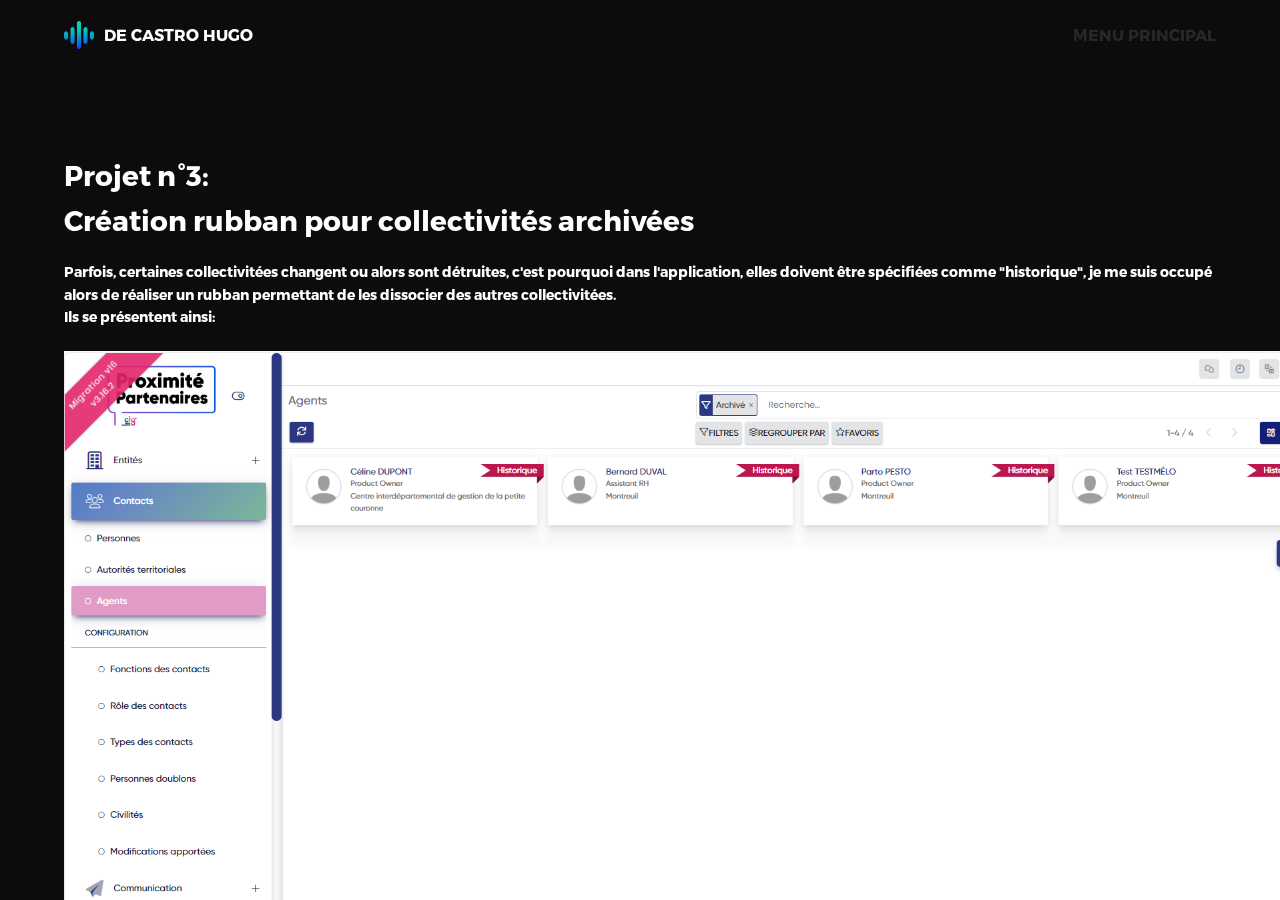
<file: projet_professionel_3.html>
<!DOCTYPE html>
<html lang="en">
<head>
  <title>Hugo De Castro</title>
  <meta charset="utf-8">
  <meta name="viewport" content="width=device-width, initial-scale=1">
  <meta http-equiv="X-UA-Compatible" content="IE=edge">
  <meta name="description" content="HTML5 website template">
  <meta name="keywords" content="global, template, html, sass, jquery">
  <meta name="author" content="Bucky Maler">
  <link rel="stylesheet" href="assets/css/main.css">
</head>
<body>
    <div class="perspective effect-rotate-left">
        <div class="container"><div class="outer-nav--return"></div>
          <div style="overflow-y:auto;" id="viewport" class="l-viewport">
            <div class="l-wrapper">
              <header class="header">
                <a class="header--logo" href="#0">
                  <img src="assets/img/logo.png" alt="Global">
                  <p>De Castro Hugo</p>
                </a>
                <div class="intro--options" style="text-align: center;">
                    <a href="index.html">
                      <h3>Menu principal</h3>
                      </a>
                    </div>
                  </header>
                  <br><br><br><br><br><br>
                  <H1>Projet n°3:<br>Création rubban pour collectivités archivées</H1>

                  <h4>Parfois, certaines collectivitées changent ou alors sont détruites, c'est pourquoi dans l'application, elles doivent être spécifiées comme "historique", je me suis occupé alors de réaliser un rubban permettant de les dissocier des autres collectivitées.
                     <br>
                    Ils se présentent ainsi: <br><br>
                    <img  style="width: 1250px;" src="assets/img/Portfolio11.PNG" alt=""> <br> <br>
                </h4>
</file>
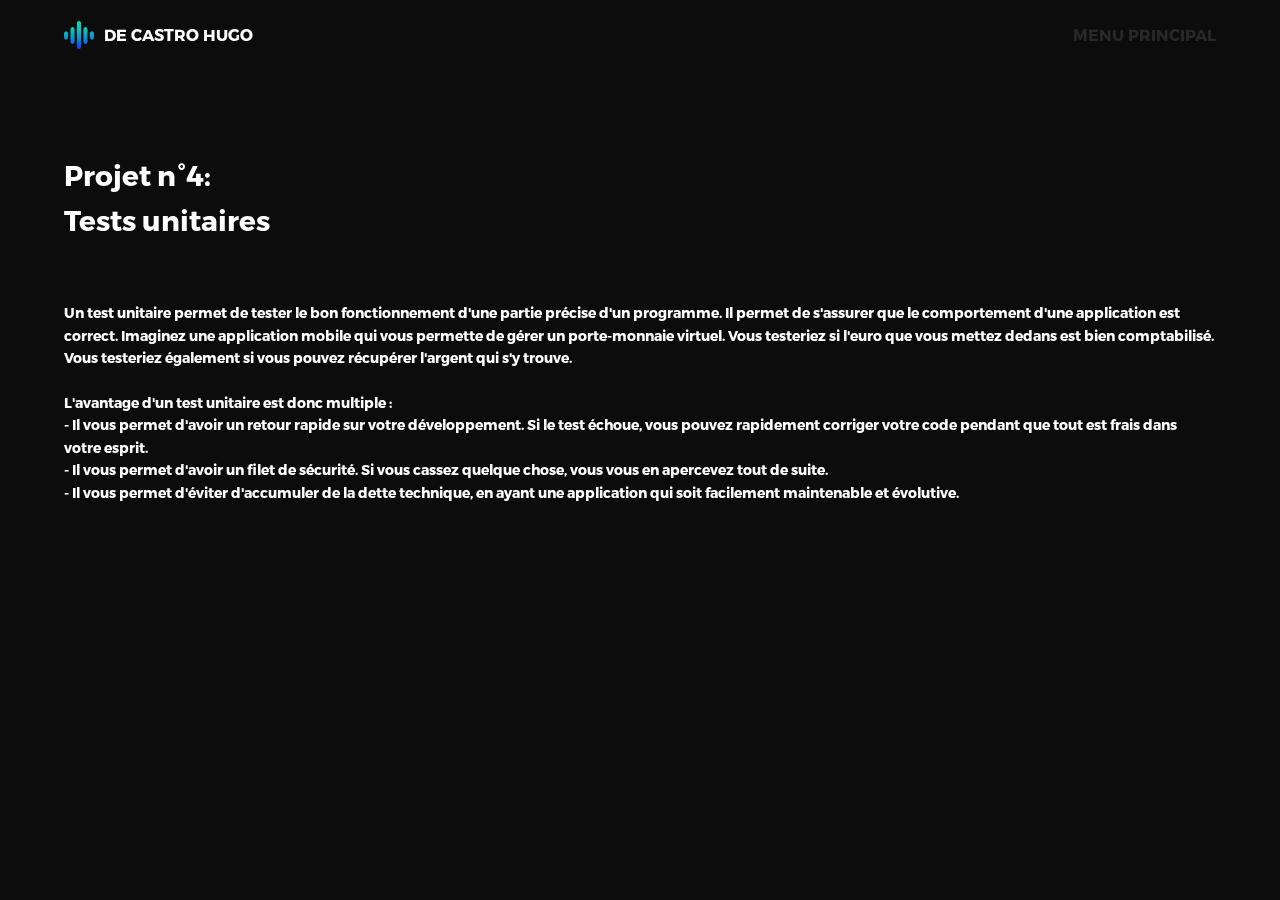
<file: projet_professionel_4.html>
<!DOCTYPE html>
<html lang="en">
<head>
  <title>Hugo De Castro</title>
  <meta charset="utf-8">
  <meta name="viewport" content="width=device-width, initial-scale=1">
  <meta http-equiv="X-UA-Compatible" content="IE=edge">
  <meta name="description" content="HTML5 website template">
  <meta name="keywords" content="global, template, html, sass, jquery">
  <meta name="author" content="Bucky Maler">
  <link rel="stylesheet" href="assets/css/main.css">
</head>
<body>
    <div class="perspective effect-rotate-left">
        <div class="container"><div class="outer-nav--return"></div>
          <div style="overflow-y:auto;" id="viewport" class="l-viewport">
            <div class="l-wrapper">
              <header class="header">
                <a class="header--logo" href="#0">
                  <img src="assets/img/logo.png" alt="Global">
                  <p>De Castro Hugo</p>
                </a>
                <div class="intro--options" style="text-align: center;">
                    <a href="index.html">
                      <h3>Menu principal</h3>
                      </a>
                    </div>
                  </header>
                  <br><br><br><br><br><br>
                  <H1>Projet n°4:<br>Tests unitaires</H1> <br>
                  <h4>Un test unitaire permet de tester le bon fonctionnement d'une partie précise d'un programme. Il permet de s'assurer que le comportement d'une application est correct. Imaginez une application mobile qui vous permette de gérer un porte-monnaie virtuel. Vous testeriez si l'euro que vous mettez dedans est bien comptabilisé. Vous testeriez également si vous pouvez récupérer l'argent qui s'y trouve. <br><br>

                    L'avantage d'un test unitaire est donc multiple : <br>
                    
                    - Il vous permet d'avoir un retour rapide sur votre développement. Si le test échoue, vous pouvez rapidement corriger votre code pendant que tout est frais dans votre esprit. <br>
                    - Il vous permet d'avoir un filet de sécurité. Si vous cassez quelque chose, vous vous en apercevez tout de suite. <br>
                    - Il vous permet d'éviter d'accumuler de la dette technique, en ayant une application qui soit facilement maintenable et évolutive.</h4>
</file>
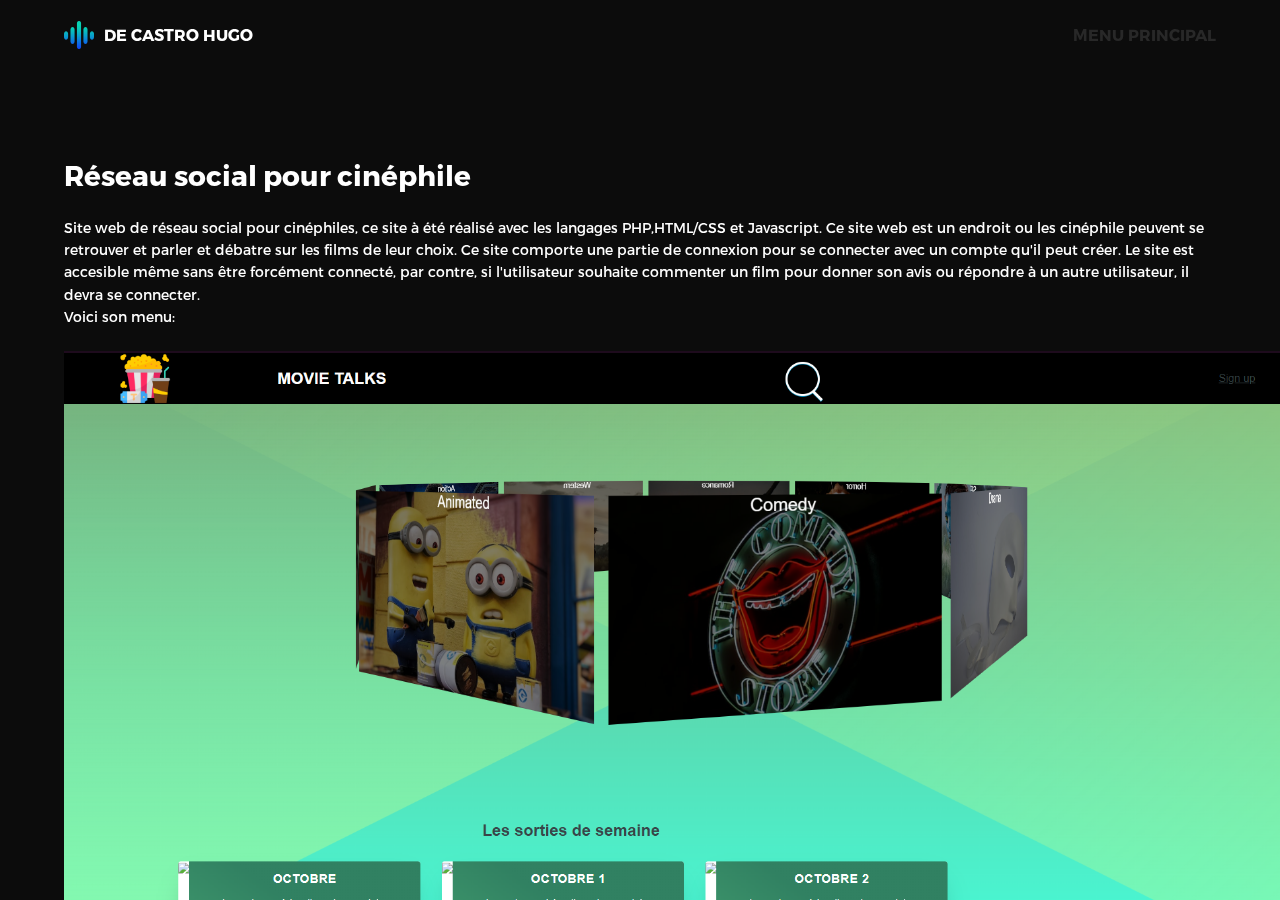
<file: réseau_social.html>
<!DOCTYPE html>
<html lang="en">
<head>
  <title>Hugo De Castro</title>
  <meta charset="utf-8">
  <meta name="viewport" content="width=device-width, initial-scale=1">
  <meta http-equiv="X-UA-Compatible" content="IE=edge">
  <meta name="description" content="HTML5 website template">
  <meta name="keywords" content="global, template, html, sass, jquery">
  <meta name="author" content="Bucky Maler">
  <link rel="stylesheet" href="assets/css/main.css">
</head>
<body>
    <div class="perspective effect-rotate-left">
        <div class="container"><div class="outer-nav--return"></div>
          <div style="overflow-y:auto;" id="viewport" class="l-viewport">
            <div class="l-wrapper">
              <header class="header">
                <a class="header--logo" href="#0">
                  <img src="assets/img/logo.png" alt="Global">
                  <p>De Castro Hugo</p>
                </a>
                <div class="intro--options" style="text-align: center;">
                    <a href="index.html">
                      <h3>Menu principal</h3>
                      </a>
                    </div>
                  </header>
                  <br><br><br><br><br><br>

                  <h1>Réseau social pour cinéphile</h1>


            Site web de réseau social pour cinéphiles, ce site à été réalisé avec les langages PHP,HTML/CSS et Javascript.
            Ce site web est un endroit ou les cinéphile peuvent se retrouver et parler et débatre sur les films de leur choix.
            Ce site comporte une partie de connexion pour se connecter avec un compte qu'il peut créer. Le site est accesible même sans être forcément connecté, par contre, si l'utilisateur souhaite commenter un film pour donner son avis ou répondre à un autre utilisateur, il devra se connecter.
            <br>
            Voici son menu:
            <br><br>
                  <img style="width: 1250px;" src="assets/img/portfolio_Social.png" alt="">
                  <br>
                  Ainsi que sa partie connexion:
                  <br><br>
                  <img style="width: 1250px;" src="assets/img/portfolio_Social_2.png" alt="">
                  <br>
</file>
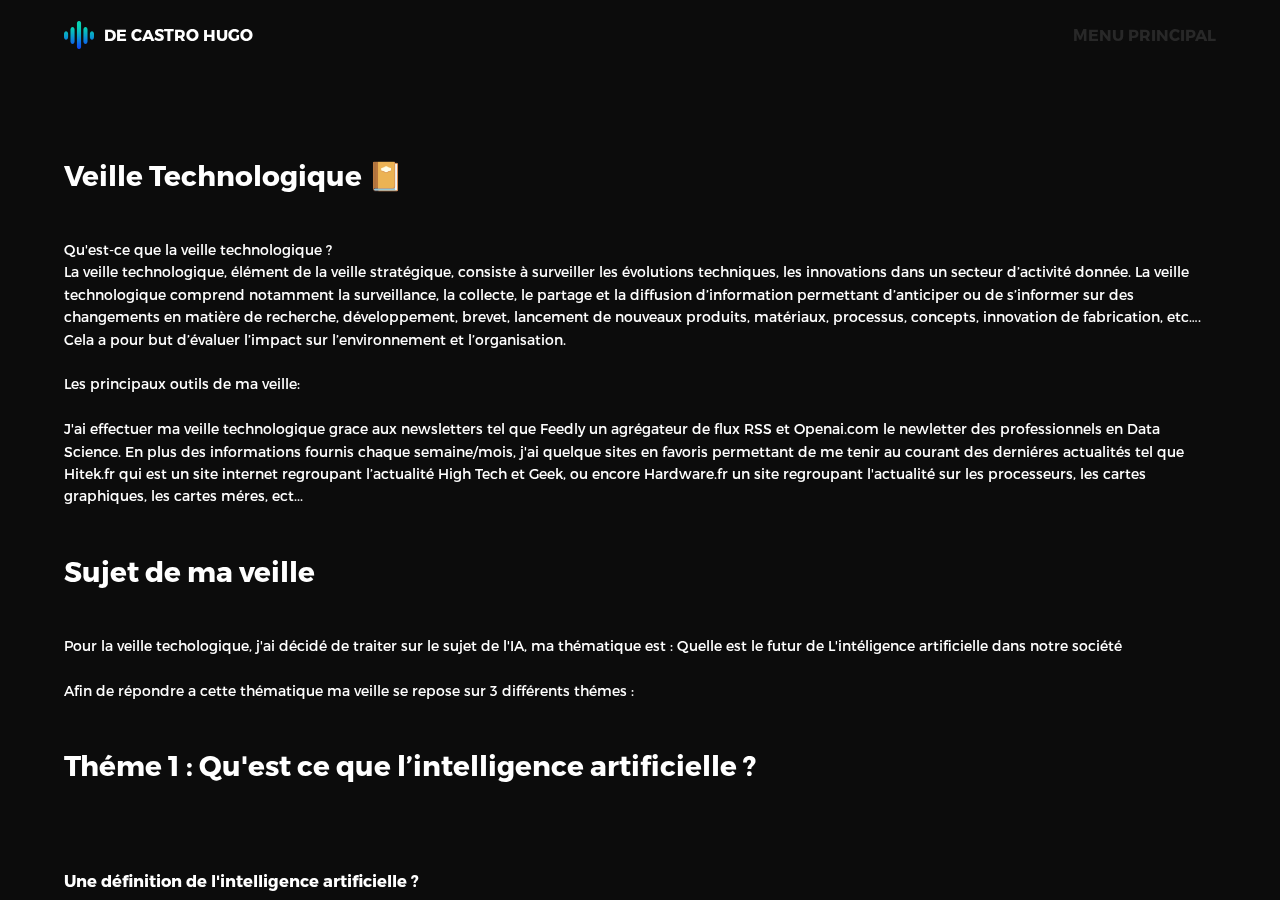
<file: veille_technologique.html>
<!DOCTYPE html>
<html lang="en">
<head>
  <title>Hugo De Castro</title>
  <meta charset="utf-8">
  <meta name="viewport" content="width=device-width, initial-scale=1">
  <meta http-equiv="X-UA-Compatible" content="IE=edge">
  <meta name="description" content="HTML5 website template">
  <meta name="keywords" content="global, template, html, sass, jquery">
  <meta name="author" content="Bucky Maler">
  <link rel="stylesheet" href="assets/css/main.css">
</head>
<body>
    <div class="perspective effect-rotate-left">
        <div class="container"><div class="outer-nav--return"></div>
          <div style="overflow-y:auto;" id="viewport" class="l-viewport">
            <div class="l-wrapper">
              <header class="header">
                <a class="header--logo" href="#0">
                  <img src="assets/img/logo.png" alt="Global">
                  <p>De Castro Hugo</p>
                </a>
                <div class="intro--options" style="text-align: center;">
                    <a href="index.html">
                      <h3>Menu principal</h3>
                      </a>
                    </div>
                  </header>
                  <br><br><br><br><br><br>
                 <h1> Veille Technologique 📔 </h1> <br>
Qu'est-ce que la veille technologique ?<br>
La veille technologique, élément de la veille stratégique, consiste à surveiller les évolutions techniques, les innovations dans un secteur d’activité donnée. La veille technologique comprend notamment la surveillance, la collecte, le partage et la diffusion d’information permettant d’anticiper ou de s’informer sur des changements en matière de recherche, développement, brevet, lancement de nouveaux produits, matériaux, processus, concepts, innovation de fabrication, etc…. Cela a pour but d’évaluer l’impact sur l’environnement et l’organisation. <br> <br>


Les principaux outils de ma veille: <br><br>
J'ai effectuer ma veille technologique grace aux newsletters tel que  Feedly un agrégateur de flux RSS et Openai.com le newletter des professionnels en Data Science. En plus des informations fournis chaque semaine/mois, j'ai quelque sites en favoris permettant de me tenir au courant des derniéres actualités tel que Hitek.fr qui est un site internet regroupant l’actualité High Tech et Geek, ou encore Hardware.fr un site regroupant l'actualité sur les processeurs, les cartes graphiques, les cartes méres, ect... <br><br>


<H1>Sujet de ma veille</H1> <br>
Pour la veille techologique, j'ai décidé de traiter sur le sujet de l'IA, ma thématique est : Quelle est le futur de L'intéligence artificielle dans notre société <br><br>
Afin de répondre a cette thématique ma veille se repose sur 3 différents thémes :<br><br>


<h1>Théme 1 : Qu'est ce que l’intelligence artificielle ? </h1><br><br>



<h3>Une définition de l'intelligence artificielle ?</h3><br>  <br>

1 février 2022 <br> <br>
L’intelligence artificielle est une constellation de technologies différentes, qui fonctionnent de concert pour permettre aux machines de percevoir, de comprendre, d’agir et d’apprendre à des niveaux d’intelligence comparables à ceux des humains. Cela explique sans doute pourquoi il y a autant de définitions de l'intelligence artificielle : l’IA ne se limite pas à une seule technologie.<br> <br>
Source : Accenture <br> <br>
<hr>
 <br><h3>Algorithme Tiktok</h3> <br> <br>
3 février 2022 <br> <br>



En quelques clics, la célèbre application est capable de déceler de nombreux aspects de la vie de ses utilisateurs, jusqu’à générer un certain malaise. De quoi soulever de nombreuses questions sur son algorithme de recommandations. <br><br>
Source : Le Parisien <br> <br>
<hr>
<br><h3>Qu’est-ce que l’IA ?</h3><br><br>
9 février 2022 <br><br>

En termes simples, l'IA, qui signifie « intelligence artificielle », désigne des systèmes ou des machines qui imitent l'intelligence humaine pour effectuer des tâches et qui peuvent s'améliorer de manière itérative en fonction des informations qu'ils recueillent. L’intelligence artificielle se manifeste sous plusieurs formes. <br> <br>
Source : Oracle <br> <br>
<hr>
<h1>Théme 2 : Faut-il avoir peur de l'intelligence artificielle ?</h1>



<br><h3>L'inteligence artificielle utilisés à des fins malveillantes </h3><br> <br>
31 janvier 2022 <br><br>

Une vingtaine d’experts ont rédigé un rapport dans lequel ils présentent les risques liés à l’intelligence artificielle. Selon le texte, le plus alarmant serait que la technologie tombe entre de mauvaises mains. <br> <br>
Source : Numerama <br> <br>
<hr>
<br><h3>L'inteligence artificielle peut surpasser l'humain </h3><br> <br>
16 février 2022 <br><br>

Digitalisation, intelligence artificielle (IA), robots performants, on pourrait croire à la fin de l’emploi humain. <br> <br>
Source : Les Echos <br> <br>
<hr>
<br><h3>L'inteligence artificielle qui dérape et devient hors de contrôle </h3><br><br>
19 février 2021 <br><br>

L’entreprise américaine a lancé Tay, un « chatbot » censé discuter avec des adolescents sur les réseaux sociaux. Mais des propos racistes se sont glissés dans ces échanges.<br><br>
Source : LeMonde <br><br>
<hr>
<h1>Théme 3 : Pourquoi l'intéligence articielle peut être bénéfique pour tous ? </h1>



<br><h3>Solutions d’IA pour la cybersécurité</h3> <br><br>
8 octobre 2020 <br><br>

Les technologies d’IA telles que l’apprentissage automatique et le traitement automatique du langage naturel fournissent rapidement les moyens nécessaires pour identifier les menaces réelles et réduire considérablement les temps de réponse.<br><br>
Source : IBM <br><br>
<hr>
<h3>L'Intelligence artificielle dans les voitures connectées</h3>
12 mars 2021 <br><br>

Nous développons et déployons des solutions favorisant l'autonomie à grande échelle dans les véhicules, les robots, etc. Nous sommes convaincus qu'une approche fondée sur une IA perfectionnée pour la vision et la planification, soutenue par une utilisation efficace du matériel d'inférence, est la seule manière d'obtenir une solution globale de conduite entièrement autonome, et plus encore.<br><br>
Source : TESLA <br><br>
<hr>
<h3>L'Inteligence artificielle dans la médecine</h3>
6 juillet 2018 <br><br>

L'IA est en effet au cœur de la médecine du futur avec les opérations assistées, le suivi des patients à distance, les prothèses intelligentes, ou encore les traitements personnalisés grâce au recoupement de données (big data) <br><br>
Source : Inserm <br><br>
</file>
<file: assets/css/main.css>
@font-face {
    font-family: 'Montserrat';
    src: url("fonts/Montserrat-Black.eot");
    src: local("☺"), url("fonts/Montserrat-Black.woff") format("woff"), url("fonts/Montserrat-Black.ttf") format("truetype"), url("fonts/Montserrat-Black.svg") format("svg");
    font-weight: 900;
    font-style: normal
}

@font-face {
    font-family: 'Montserrat';
    src: url("fonts/Montserrat-Bold.eot");
    src: local("☺"), url("fonts/Montserrat-Bold.woff") format("woff"), url("fonts/Montserrat-Bold.ttf") format("truetype"), url("fonts/Montserrat-Bold.svg") format("svg");
    font-weight: 700;
    font-style: normal
}

@font-face {
    font-family: 'Montserrat';
    src: url("fonts/Montserrat-Regular.eot");
    src: local("☺"), url("fonts/Montserrat-Regular.woff") format("woff"), url("fonts/Montserrat-Regular.ttf") format("truetype"), url("fonts/Montserrat-Regular.svg") format("svg");
    font-weight: 400;
    font-style: normal
}

@font-face {
    font-family: 'Montserrat';
    src: url("fonts/Montserrat-Light.eot");
    src: local("☺"), url("fonts/Montserrat-Light.woff") format("woff"), url("fonts/Montserrat-Light.ttf") format("truetype"), url("fonts/Montserrat-Light.svg") format("svg");
    font-weight: 300;
    font-style: normal
}

/*! normalize.css v3.0.2 | MIT License | git.io/normalize */
html {
    font-family: sans-serif;
    -ms-text-size-adjust: 100%;
    -webkit-text-size-adjust: 100%
}

body {
    margin: 0
}

article,
aside,
details,
figcaption,
figure,
footer,
header,
hgroup,
main,
menu,
nav,
section,
summary {
    display: block
}

audio,
canvas,
progress,
video {
    display: inline-block;
    vertical-align: baseline
}

audio:not([controls]) {
    display: none;
    height: 0
}

[hidden],
template {
    display: none
}

a {
    background-color: transparent
}

a:active,
a:hover {
    outline: 0
}

abbr[title] {
    border-bottom: 1px dotted
}

b,
strong {
    font-weight: bold
}

dfn {
    font-style: italic
}

h1 {
    font-size: 2em;
    margin: 0.67em 0
}

mark {
    background: #ff0;
    color: #000
}

small {
    font-size: 80%
}

sub,
sup {
    font-size: 75%;
    line-height: 0;
    position: relative;
    vertical-align: baseline
}

sup {
    top: -0.5em
}

sub {
    bottom: -0.25em
}

img {
    border: 0
}

svg:not(:root) {
    overflow: hidden
}

figure {
    margin: 1em 40px
}

hr {
    box-sizing: content-box;
    height: 0
}

pre {
    overflow: auto
}

code,
kbd,
pre,
samp {
    font-family: monospace, monospace;
    font-size: 1em
}

button,
input,
optgroup,
select,
textarea {
    color: inherit;
    font: inherit;
    margin: 0
}

button {
    overflow: visible
}

button,
select {
    text-transform: none
}

button,
html input[type="button"],
input[type="reset"],
input[type="submit"] {
    -webkit-appearance: button;
    cursor: pointer
}

button[disabled],
html input[disabled] {
    cursor: default
}

button::-moz-focus-inner,
input::-moz-focus-inner {
    border: 0;
    padding: 0
}

input {
    line-height: normal
}

input[type="checkbox"],
input[type="radio"] {
    box-sizing: border-box;
    padding: 0
}

input[type="number"]::-webkit-inner-spin-button,
input[type="number"]::-webkit-outer-spin-button {
    height: auto
}

input[type="search"] {
    -webkit-appearance: textfield;
    box-sizing: content-box
}

input[type="search"]::-webkit-search-cancel-button,
input[type="search"]::-webkit-search-decoration {
    -webkit-appearance: none
}

fieldset {
    border: 1px solid #c0c0c0;
    margin: 0 2px;
    padding: 0.35em 0.625em 0.75em
}

legend {
    border: 0;
    padding: 0
}

textarea {
    overflow: auto
}

optgroup {
    font-weight: bold
}

table {
    border-collapse: collapse;
    border-spacing: 0
}

td,
th {
    padding: 0
}

::-moz-selection {
    background: #FFF498
}

::selection {
    background: #FFF498
}

::-moz-selection {
    background: #FFF498
}

img::-moz-selection {
    background: transparent
}

img::selection {
    background: transparent
}

img::-moz-selection {
    background: transparent
}

body {
    -webkit-tap-highlight-color: #FFF498
}

body {
    background-color: #0c0c0c;
    font-size: 14px;
    line-height: 1.6;
    font-family: "Montserrat", sans-serif;
    color: #fff;
    -webkit-font-smoothing: antialiased;
    -webkit-text-size-adjust: 100%
}

.l-viewport {
    position: relative;
    width: 100%;
    height: 100vh;
    box-shadow: 0 0 45px 5px rgba(0, 0, 0, 0.85);
    overflow: hidden
}

.l-wrapper {
    position: relative;
    width: 1440px;
    max-width: 90%;
    height: 100%;
    margin: 0 auto
}

.l-side-nav {
    position: absolute;
    left: 0;
    display: -webkit-box;
    display: -webkit-flex;
    display: -ms-flexbox;
    display: flex;
    height: 100%;
    -webkit-box-align: center;
    -webkit-align-items: center;
    -ms-flex-align: center;
    align-items: center
}

.l-side-nav::before {
    content: "";
    position: absolute;
    top: 50%;
    left: 0;
    -webkit-transform: translateY(-50%);
    transform: translateY(-50%);
    width: 2px;
    height: 70%;
    max-height: 750px;
    background-color: #555;
    opacity: .35;
    z-index: 10
}

@media (max-width: 1180px) {
    .l-side-nav {
        display: none
    }
}

.l-main-content {
    position: relative;
    width: 100%;
    height: 100%;
    margin: 0;
    padding: 0;
    list-style: none
}

.l-section {
    position: absolute;
    width: 100%;
    height: 100%
}

.device-notification {
    display: none;
    position: fixed;
    top: 0;
    left: 0;
    width: 100%;
    height: 100%;
    -webkit-box-orient: vertical;
    -webkit-box-direction: normal;
    -webkit-flex-direction: column;
    -ms-flex-direction: column;
    flex-direction: column;
    -webkit-box-align: center;
    -webkit-align-items: center;
    -ms-flex-align: center;
    -ms-grid-row-align: center;
    align-items: center;
    -webkit-box-pack: center;
    -webkit-justify-content: center;
    -ms-flex-pack: center;
    justify-content: center;
    background-color: #0c0c0c;
    z-index: 12
}

.device-notification--logo {
    display: -webkit-box;
    display: -webkit-flex;
    display: -ms-flexbox;
    display: flex;
    -webkit-box-align: center;
    -webkit-align-items: center;
    -ms-flex-align: center;
    align-items: center;
    text-decoration: none;
    color: #fff
}

.device-notification--logo p {
    margin: 0 0 0 10px;
    font-size: 16px;
    font-weight: 700;
    text-transform: uppercase
}

.device-notification--message {
    width: 70%;
    margin: 30px 0 0 0;
    font-weight: 700;
    text-align: center
}

@media (max-width: 767px) and (min-width: 601px) and (max-height: 680px) {
    .device-notification {
        display: -webkit-box;
        display: -webkit-flex;
        display: -ms-flexbox;
        display: flex
    }
}

@media (max-width: 600px) and (min-width: 480px) and (max-height: 580px) {
    .device-notification {
        display: -webkit-box;
        display: -webkit-flex;
        display: -ms-flexbox;
        display: flex
    }
}

@media (max-width: 736px) and (min-width: 360px) and (orientation: landscape) {
    .device-notification {
        display: -webkit-box;
        display: -webkit-flex;
        display: -ms-flexbox;
        display: flex
    }
}

@media(max-width: 359px) {
    .device-notification {
        display: -webkit-box;
        display: -webkit-flex;
        display: -ms-flexbox;
        display: flex
    }
}

.section {
    opacity: 0;
    visibility: hidden;
    -webkit-transition: opacity .4s ease-in-out, visibility 0s .4s;
    transition: opacity .4s ease-in-out, visibility 0s .4s
}

.section--is-active {
    opacity: 1;
    visibility: visible;
    z-index: 1;
    -webkit-transition: opacity .4s ease-in-out .4s;
    transition: opacity .4s ease-in-out .4s
}

.section--next {
    -webkit-transform: translateY(-45px);
    transform: translateY(-45px);
    -webkit-transition: -webkit-transform .4s ease-in-out;
    transition: -webkit-transform .4s ease-in-out;
    transition: transform .4s ease-in-out;
    transition: transform .4s ease-in-out, -webkit-transform .4s ease-in-out
}

.section--prev {
    -webkit-transform: translateY(45px);
    transform: translateY(45px);
    -webkit-transition: -webkit-transform .4s ease-in-out;
    transition: -webkit-transform .4s ease-in-out;
    transition: transform .4s ease-in-out;
    transition: transform .4s ease-in-out, -webkit-transform .4s ease-in-out
}

.header {
    position: absolute;
    top: 0;
    left: 0;
    display: -webkit-box;
    display: -webkit-flex;
    display: -ms-flexbox;
    display: flex;
    width: 100%;
    height: 70px;
    -webkit-box-align: center;
    -webkit-align-items: center;
    -ms-flex-align: center;
    align-items: center;
    -webkit-box-pack: justify;
    -webkit-justify-content: space-between;
    -ms-flex-pack: justify;
    justify-content: space-between;
    z-index: 10
}

.header--logo {
    display: -webkit-box;
    display: -webkit-flex;
    display: -ms-flexbox;
    display: flex;
    -webkit-box-align: center;
    -webkit-align-items: center;
    -ms-flex-align: center;
    align-items: center;
    text-decoration: none;
    color: #fff
}

.header--logo p {
    margin: 0 0 0 10px;
    font-size: 16px;
    font-weight: 700;
    text-transform: uppercase
}

.header--nav-toggle {
    display: -webkit-box;
    display: -webkit-flex;
    display: -ms-flexbox;
    display: flex;
    width: 50px;
    height: 50px;
    -webkit-box-orient: vertical;
    -webkit-box-direction: normal;
    -webkit-flex-direction: column;
    -ms-flex-direction: column;
    flex-direction: column;
    -webkit-box-align: center;
    -webkit-align-items: center;
    -ms-flex-align: center;
    align-items: center;
    -webkit-box-pack: center;
    -webkit-justify-content: center;
    -ms-flex-pack: center;
    justify-content: center;
    cursor: pointer
}

.header--nav-toggle span,
.header--nav-toggle::before,
.header--nav-toggle::after {
    content: "";
    position: relative;
    width: 16px;
    height: 2px;
    background-color: #fff
}

.header--nav-toggle::before {
    bottom: 5px;
    width: 23px
}

.header--nav-toggle::after {
    top: 5px;
    width: 23px
}

.header--cta {
    position: absolute;
    top: 50%;
    left: 50%;
    -webkit-transform: translate(-50%, -50%);
    transform: translate(-50%, -50%);
    padding: 0 20px;
    line-height: 30px;
    text-decoration: none;
    color: #fff;
    font-weight: 700;
    text-transform: uppercase;
    background-color: #0f33ff;
    border: none;
    opacity: 0;
    visibility: hidden;
    -webkit-transition: opacity .4s ease-in-out, visibility 0s .4s;
    transition: opacity .4s ease-in-out, visibility 0s .4s
}

.header--cta:focus {
    outline: none
}

.header--cta.is-active {
    opacity: 1;
    visibility: visible;
    -webkit-transition: opacity .4s ease-in-out .4s;
    transition: opacity .4s ease-in-out .4s
}

@media (max-width: 767px) {
    .header--cta {
        display: none
    }
}

.side-nav {
    position: relative;
    display: -webkit-box;
    display: -webkit-flex;
    display: -ms-flexbox;
    display: flex;
    width: 100px;
    height: 70%;
    max-height: 750px;
    -webkit-box-orient: vertical;
    -webkit-box-direction: normal;
    -webkit-flex-direction: column;
    -ms-flex-direction: column;
    flex-direction: column;
    -webkit-justify-content: space-around;
    -ms-flex-pack: distribute;
    justify-content: space-around;
    margin: 0;
    padding: 0;
    list-style-position: inside;
    z-index: 10
}

.side-nav>li {
    position: relative;
    top: -5px;
    color: #fff;
    font-size: 6px;
    cursor: pointer
}

.side-nav>li span {
    position: relative;
    top: 3px;
    left: 10px;
    color: #fff;
    font-size: 14px;
    font-weight: 300;
    opacity: 0;
    visibility: hidden
}

.side-nav>li::before {
    position: absolute;
    top: 3px;
    left: 10px;
    color: #555;
    font-size: 14px;
    font-weight: 300
}

.side-nav li:nth-child(1)::before {
    content: "01"
}

.side-nav li:nth-child(2)::before {
    content: "02"
}

.side-nav li:nth-child(3)::before {
    content: "03"
}

.side-nav li:nth-child(4)::before {
    content: "04"
}

.side-nav li:nth-child(5)::before {
    content: "05"
}

.side-nav li.is-active {
    color: #0f33ff;
    -webkit-transition: color .4s ease-in-out;
    transition: color .4s ease-in-out
}

.side-nav li.is-active span {
    opacity: 1;
    visibility: visible;
    -webkit-transition: opacity .4s ease-in-out;
    transition: opacity .4s ease-in-out
}

.side-nav li.is-active::before {
    left: -33px;
    color: #fff
}

.intro {
    position: relative;
    display: -webkit-box;
    display: -webkit-flex;
    display: -ms-flexbox;
    display: flex;
    width: 900px;
    max-width: 75%;
    height: 100%;
    -webkit-box-orient: vertical;
    -webkit-box-direction: normal;
    -webkit-flex-direction: column;
    -ms-flex-direction: column;
    flex-direction: column;
    -webkit-box-pack: center;
    -webkit-justify-content: center;
    -ms-flex-pack: center;
    justify-content: center;
    margin: 0 auto
}

@media (max-width: 1180px) {
    .intro {
        max-width: 100%
    }
}

.intro--banner {
    position: relative;
    height: 475px
}

.intro--banner::before {
    content: "";
    position: absolute;
    bottom: 20px;
    left: -15px;
    right: 0;
    height: 2px;
    background-color: #282828
}

.intro--banner::after {
    content: "";
    position: absolute;
    bottom: 18px;
    left: 0;
    width: 30px;
    height: 4px;
    background-color: #0f33ff
}

.intro--banner h1 {
    position: relative;
    font-size: 68px;
    font-weight: 900;
    line-height: 1;
    z-index: 1
}

.intro--banner button {
    position: relative;
    padding: 5px 17px 5px 12px;
    font-weight: 700;
    text-transform: uppercase;
    background-color: transparent;
    border: none
}

.intro--banner button .btn-background {
    position: absolute;
    top: 0;
    left: 23px;
    right: 0;
    height: 100%;
    background-color: #0f33ff;
    z-index: -1;
    -webkit-transition: left .2s ease-in-out;
    transition: left .2s ease-in-out
}

.intro--banner button:hover .btn-background {
    left: 0
}

.intro--banner button:focus {
    outline: none
}

.intro--banner button svg {
    position: relative;
    left: 5px;
    width: 15px;
    fill: #fff
}

.intro--banner img {
    position: absolute;
    bottom: 21px;
    right: -12px
}

.intro--options {
    display: -webkit-box;
    display: -webkit-flex;
    display: -ms-flexbox;
    display: flex;
    -webkit-box-pack: justify;
    -webkit-justify-content: space-between;
    -ms-flex-pack: justify;
    justify-content: space-between;
    margin: 0;
    padding: 0;
    list-style: none
}

.intro--options>a {
    text-decoration: none;
    color: #282828;
    -webkit-transition: color .2s ease-in-out;
    transition: color .2s ease-in-out
}

.intro--options>a:hover {
    color: #fff
}

.intro--options h3 {
    font-size: 16px;
    text-transform: uppercase
}

.intro--options p {
    margin-bottom: 0
}

@media (max-width: 900px) {
    .intro--banner {
        height: 380px
    }

    .intro--banner h1 {
        font-size: 55px
    }

    .intro--banner img {
        width: 430px
    }

    .intro--options>a {
        margin-right: 30px
    }

    .intro--options>a:last-child {
        margin-right: 0
    }
}

@media (max-width: 767px) {
    .intro--banner {
        height: 305px
    }

    .intro--banner h1 {
        font-size: 44px
    }

    .intro--banner img {
        width: 330px
    }

    .intro--options {
        display: block
    }

    .intro--options>a {
        display: block;
        max-width: 100%;
        margin: 0 0 30px 0
    }

    .intro--options>a:last-child {
        margin-bottom: 0
    }
}

@media (max-width: 600px) {
    .intro--banner {
        height: 360px
    }

    .intro--banner h1 {
        font-size: 55px
    }

    .intro--banner img {
        display: none
    }
}

@media (max-width: 600px) and (max-height: 750px) {
    .intro--banner {
        height: auto
    }

    .intro--banner::before,
    .intro--banner::after {
        display: none
    }

    .intro--banner h1 {
        margin-top: 0
    }

    .intro--options {
        display: none
    }
}

.work {
    position: relative;
    display: -webkit-box;
    display: -webkit-flex;
    display: -ms-flexbox;
    display: flex;
    width: 960px;
    max-width: 80%;
    height: 100%;
    -webkit-box-orient: vertical;
    -webkit-box-direction: normal;
    -webkit-flex-direction: column;
    -ms-flex-direction: column;
    flex-direction: column;
    -webkit-box-pack: center;
    -webkit-justify-content: center;
    -ms-flex-pack: center;
    justify-content: center;
    margin: 0 auto
}

@media (max-width: 1180px) {
    .work {
        max-width: 100%
    }
}

.work h2 {
    margin: 0 0 20px 0;
    font-size: 30px;
    text-align: center
}

.work--lockup {
    position: relative
}

.work--lockup .slider {
    position: relative;
    display: -webkit-box;
    display: -webkit-flex;
    display: -ms-flexbox;
    display: flex;
    width: 80%;
    margin: 0 auto;
    padding: 0;
    list-style: none
}

.work--lockup .slider--item {
    position: absolute;
    display: none;
    text-align: center
}

.work--lockup .slider--item a {
    text-decoration: none;
    color: #858585
}

.work--lockup .slider--item-title {
    margin-top: 10px;
    font-size: 12px;
    font-weight: 700;
    text-transform: uppercase
}

.work--lockup .slider--item-description {
    display: none;
    max-width: 250px;
    margin: 0 auto
}

.work--lockup .slider--item-image {
    width: 150px;
    height: 150px;
    margin: 0 auto;
    border-radius: 50%;
    overflow: hidden
}

.work--lockup .slider--item-image img {
    width: 100%
}

.work--lockup .slider--item-left {
    top: 50%;
    left: 0;
    -webkit-transform: translateY(-50%);
    transform: translateY(-50%);
    display: block
}

.work--lockup .slider--item-right {
    top: 50%;
    right: 0;
    -webkit-transform: translateY(-50%);
    transform: translateY(-50%);
    display: block
}

.work--lockup .slider--item-center {
    position: relative;
    top: 30px;
    left: 50%;
    -webkit-transform: translateX(-50%);
    transform: translateX(-50%);
    display: block
}

.work--lockup .slider--item-center a {
    color: #fff
}

.work--lockup .slider--item-center .slider--item-title {
    margin-top: 25px;
    font-size: 16px
}

.work--lockup .slider--item-center .slider--item-description {
    display: block
}

.work--lockup .slider--item-center .slider--item-image {
    width: 300px;
    height: 300px
}

.work--lockup .slider--next,
.work--lockup .slider--prev {
    position: absolute;
    top: 160px;
    display: -webkit-box;
    display: -webkit-flex;
    display: -ms-flexbox;
    display: flex;
    width: 50px;
    height: 50px;
    -webkit-box-align: center;
    -webkit-align-items: center;
    -ms-flex-align: center;
    align-items: center;
    -webkit-box-pack: center;
    -webkit-justify-content: center;
    -ms-flex-pack: center;
    justify-content: center;
    background-color: #282828;
    border-radius: 50%;
    cursor: pointer
}

.work--lockup .slider--next svg,
.work--lockup .slider--prev svg {
    width: 20px;
    fill: #fff
}

.work--lockup .slider--next {
    right: 0
}

.work--lockup .slider--prev {
    left: 0
}

@media (max-width: 900px) {
    .work--lockup .slider--item-image {
        width: 120px;
        height: 120px
    }

    .work--lockup .slider--item-center .slider--item-image {
        width: 240px;
        height: 240px
    }

    .work--lockup .slider--next,
    .work--lockup .slider--prev {
        top: 130px
    }
}

@media (max-width: 767px) {
    .work--lockup .slider {
        width: 75%
    }

    .work--lockup .slider--item-image {
        width: 90px;
        height: 90px
    }

    .work--lockup .slider--item-center .slider--item-image {
        width: 190px;
        height: 190px
    }

    .work--lockup .slider--next,
    .work--lockup .slider--prev {
        top: 105px
    }
}

@media (max-width: 600px) {
    .work--lockup .slider {
        width: auto
    }

    .work--lockup .slider--item-left,
    .work--lockup .slider--item-right {
        display: none
    }
}

.about {
    position: relative;
    display: -webkit-box;
    display: -webkit-flex;
    display: -ms-flexbox;
    display: flex;
    width: 900px;
    max-width: 75%;
    height: 100%;
    -webkit-box-orient: vertical;
    -webkit-box-direction: normal;
    -webkit-flex-direction: column;
    -ms-flex-direction: column;
    flex-direction: column;
    -webkit-box-pack: center;
    -webkit-justify-content: center;
    -ms-flex-pack: center;
    justify-content: center;
    margin: 0 auto
}

@media (max-width: 1180px) {
    .about {
        max-width: 100%
    }
}

.about--banner {
    position: relative;
    height: 475px
}

.about--banner::before {
    content: "";
    position: absolute;
    top: 20px;
    left: 200px;
    -webkit-transform: rotate(-25deg);
    transform: rotate(-25deg);
    border: 5px solid #0f33ff;
    border-right-color: transparent;
    border-bottom-color: transparent
}

.about--banner::after {
    content: "";
    position: absolute;
    top: 75px;
    left: 400px;
    -webkit-transform: rotate(45deg);
    transform: rotate(45deg);
    width: 10px;
    height: 10px;
    background-color: #0f33ff
}

.about--banner h2 {
    position: relative;
    margin-top: 35px;
    font-size: 68px;
    font-weight: 900;
    line-height: 1;
    z-index: 1
}

.about--banner h2::before {
    content: "";
    position: absolute;
    top: 60px;
    left: 268px;
    width: 30px;
    height: 30px;
    background-color: #0f33ff;
    border-radius: 50%
}

.about--banner h2::after {
    content: "";
    position: absolute;
    top: 255px;
    left: 255px;
    width: 10px;
    height: 10px;
    background-color: #0f33ff
}

.about--banner a {
    padding: 5px 17px 5px 0;
    text-decoration: none;
    color: #fff;
    font-weight: 700;
    text-transform: uppercase;
    background-color: transparent
}

.about--banner a:hover svg {
    left: 10px
}

.about--banner a svg {
    position: relative;
    left: 5px;
    width: 15px;
    fill: #fff;
    -webkit-transition: left .2s ease-in-out;
    transition: left .2s ease-in-out
}

.about--banner img {
    position: absolute;
    bottom: -90px;
    right: -12px
}

.about--options {
    display: -webkit-box;
    display: -webkit-flex;
    display: -ms-flexbox;
    display: flex;
    max-width: 600px;
    -webkit-box-pack: justify;
    -webkit-justify-content: space-between;
    -ms-flex-pack: justify;
    justify-content: space-between;
    margin: 0;
    padding: 0;
    list-style: none
}

.about--options>a {
    position: relative;
    width: 150px;
    height: 75px;
    text-decoration: none;
    color: #fff;
    border: 10px solid #0f33ff;
    background-position: center;
    background-size: cover;
    background-repeat: no-repeat
}

.about--options>a:nth-child(1) {
    background-image: url("../img/fix-your-html5-css3-code.jpg")
}

.about--options>a:nth-child(2) {
    background-image: url("../img/unnamed.png")
}

.about--options>a:nth-child(3) {
    background-image: url("../img/phplogo.jpeg")
}
.about--options>a:nth-child(4) {
    background-image: url("../img/azure-sql-database6354.jpg")
}
.about--options>a:nth-child(5) {
    background-image: url("../img/Python202.jpg")
}
.about--options>a:nth-child(6) {
    background-image: url("../img/odoo_logo_1200-300x300.webp")
}

.about--options>a:hover h3 {
    bottom: -50px
}

.about--options h3 {
    position: absolute;
    bottom: -38px;
    left: 10px;
    font-size: 16px;
    text-transform: uppercase;
    -webkit-transition: bottom .2s ease-in-out, left .2s ease-in-out;
    transition: bottom .2s ease-in-out, left .2s ease-in-out
}

@media (max-width: 767px) {
    .about--banner {
        height: 305px
    }

    .about--banner::before {
        top: 0;
        left: 125px
    }

    .about--banner::after {
        top: 35px;
        left: 260px
    }

    .about--banner h2 {
        margin-top: 10px;
        font-size: 44px
    }

    .about--banner h2::before {
        top: 28px;
        left: 168px
    }

    .about--banner h2::after {
        top: 163px;
        left: 163px
    }

    .about--banner img {
        width: 315px
    }
}

@media (max-width: 600px) {
    .about--banner {
        height: auto
    }

    .about--banner::before {
        left: 155px
    }

    .about--banner::after {
        left: 310px
    }

    .about--banner h2 {
        margin-top: 0;
        font-size: 55px
    }

    .about--banner h2::before {
        top: 43px;
        left: 214px
    }

    .about--banner h2::after {
        top: 205px;
        left: 205px
    }

    .about--banner img {
        display: none
    }

    .about--options {
        display: none
    }
}

.contact {
    position: fixed;
    top: 0;
    left: 0;
    width: 100%;
    height: 100%;
    background-image: url("../img/photo-1435164205788-305635a36ec2.avif");
    background-position: center;
    background-size: cover;
    background-repeat: no-repeat
}

.contact--lockup {
    position: relative;
    display: -webkit-box;
    display: -webkit-flex;
    display: -ms-flexbox;
    display: flex;
    width: 900px;
    max-width: 75%;
    height: 100%;
    -webkit-box-align: center;
    -webkit-align-items: center;
    -ms-flex-align: center;
    align-items: center;
    -webkit-box-pack: end;
    -webkit-justify-content: flex-end;
    -ms-flex-pack: end;
    justify-content: flex-end;
    margin: 0 auto
}

@media (max-width: 1180px) {
    .contact--lockup {
        max-width: 90%
    }
}

@media (max-width: 767px) {
    .contact--lockup {
        -webkit-box-pack: center;
        -webkit-justify-content: center;
        -ms-flex-pack: center;
        justify-content: center
    }
}

.contact--lockup .modal {
    padding: 45px 45px;
    text-align: center;
    background-color: #0c0c0c;
    box-shadow: 0 0 30px 0 rgba(0, 0, 0, 0.75)
}

.contact--lockup .modal--information p,
.contact--lockup .modal--information a {
    display: block;
    margin: 14px 0;
    text-decoration: none;
    color: #fff;
    font-weight: 700
}

.contact--lockup .modal--information p {
    margin-top: 0
}

.contact--lockup .modal--options {
    margin: 0;
    padding: 0;
    list-style: none
}

.contact--lockup .modal--options>li {
    width: 130px;
    margin: 0 auto 25px auto
}

.contact--lockup .modal--options li:nth-child(1) {
    background-color: #1769ff
}

.contact--lockup .modal--options li:nth-child(2) {
    background-color: #ea4c89
}

.contact--lockup .modal--options li:nth-child(3) {
    margin-bottom: 0;
    background-color: #0f33ff;
    text-transform: uppercase
}

.contact--lockup .modal--options a {
    display: block;
    width: 100%;
    padding: 8px 0;
    text-decoration: none;
    color: #fff;
    font-weight: 700
}

.hire {
    position: relative;
    display: -webkit-box;
    display: -webkit-flex;
    display: -ms-flexbox;
    display: flex;
    width: 700px;
    max-width: 75%;
    height: 100%;
    -webkit-box-orient: vertical;
    -webkit-box-direction: normal;
    -webkit-flex-direction: column;
    -ms-flex-direction: column;
    flex-direction: column;
    -webkit-box-pack: center;
    -webkit-justify-content: center;
    -ms-flex-pack: center;
    justify-content: center;
    margin: 0 auto
}

@media (max-width: 1180px) {
    .hire {
        max-width: 100%
    }
}

.hire h2 {
    margin: 0 0 20px 0;
    font-size: 30px;
    text-align: center
}

.work-request {
    display: -webkit-box;
    display: -webkit-flex;
    display: -ms-flexbox;
    display: flex;
    width: 100%;
    -webkit-box-orient: vertical;
    -webkit-box-direction: normal;
    -webkit-flex-direction: column;
    -ms-flex-direction: column;
    flex-direction: column;
    -webkit-box-align: center;
    -webkit-align-items: center;
    -ms-flex-align: center;
    align-items: center;
    color: #fff
}

.work-request input[type="submit"] {
    width: 400px;
    max-width: 100%;
    line-height: 50px;
    font-size: 16px;
    font-weight: 700;
    text-transform: uppercase;
    background-color: #0f33ff;
    border: none;
    border-radius: 0
}

.work-request input[type="submit"]:focus {
    outline: none
}

.work-request--options {
    display: -webkit-box;
    display: -webkit-flex;
    display: -ms-flexbox;
    display: flex;
    width: 100%;
    -webkit-box-orient: vertical;
    -webkit-box-direction: normal;
    -webkit-flex-direction: column;
    -ms-flex-direction: column;
    flex-direction: column;
    -webkit-box-align: center;
    -webkit-align-items: center;
    -ms-flex-align: center;
    align-items: center;
    margin: 30px 0
}

.work-request--options .options-a {
    display: -webkit-box;
    display: -webkit-flex;
    display: -ms-flexbox;
    display: flex;
    width: 100%;
    -webkit-box-pack: justify;
    -webkit-justify-content: space-between;
    -ms-flex-pack: justify;
    justify-content: space-between
}

.work-request--options .options-b {
    display: -webkit-box;
    display: -webkit-flex;
    display: -ms-flexbox;
    display: flex;
    width: 72%;
    -webkit-flex-wrap: wrap;
    -ms-flex-wrap: wrap;
    flex-wrap: wrap;
    -webkit-justify-content: space-around;
    -ms-flex-pack: distribute;
    justify-content: space-around
}

.work-request--options label {
    display: block;
    width: 200px;
    margin-bottom: 30px;
    line-height: 50px;
    font-size: 16px;
    font-weight: 700;
    text-align: center;
    border: 2px solid #fff;
    cursor: pointer;
    -webkit-transition: background-color .2s ease-in-out, border-color .2s ease-in-out;
    transition: background-color .2s ease-in-out, border-color .2s ease-in-out
}

.work-request--options label svg {
    position: relative;
    left: -5px;
    width: 0;
    fill: #fff;
    -webkit-transition: width .2s ease-in-out;
    transition: width .2s ease-in-out
}

.work-request--options input[type="checkbox"] {
    display: none
}

.work-request--options input[type="checkbox"]:checked+label {
    background-color: #0f33ff;
    border-color: #0f33ff
}

.work-request--options input[type="checkbox"]:checked+label svg {
    width: 15px
}

.work-request--information {
    display: -webkit-box;
    display: -webkit-flex;
    display: -ms-flexbox;
    display: flex;
    width: 100%;
    -webkit-box-pack: justify;
    -webkit-justify-content: space-between;
    -ms-flex-pack: justify;
    justify-content: space-between;
    margin-bottom: 60px
}

.work-request--information .information-name,
.work-request--information .information-email {
    position: relative;
    width: 45%;
    height: 50px;
    font-size: 30px;
    font-weight: 300
}

.work-request--information input[type="text"],
.work-request--information input[type="email"] {
    width: 100%;
    padding: 0 0 5px 0;
    background-color: transparent;
    border: none;
    border-bottom: 1px solid #fff;
    border-radius: 0
}

.work-request--information input[type="text"]:focus,
.work-request--information input[type="email"]:focus {
    outline: none;
    background-color: #0c0c0c
}

.work-request--information label {
    position: absolute;
    top: 0;
    left: 0;
    pointer-events: none;
    -webkit-transition: top .2s ease-in-out, font-size .2s ease-in-out;
    transition: top .2s ease-in-out, font-size .2s ease-in-out
}

.work-request--information input:focus+label,
.work-request--information input.has-value+label {
    top: -15px;
    font-size: 14px
}

@media (max-width: 767px) {
    .work-request--options {
        -webkit-box-orient: horizontal;
        -webkit-box-direction: normal;
        -webkit-flex-direction: row;
        -ms-flex-direction: row;
        flex-direction: row;
        -webkit-justify-content: space-around;
        -ms-flex-pack: distribute;
        justify-content: space-around
    }

    .work-request--options .options-a,
    .work-request--options .options-b {
        display: block;
        width: auto
    }
}

@media (max-width: 600px) {
    .work-request--options {
        margin: 20px 0
    }
}

@media (max-width: 600px) and (max-width: 415px) {
    .work-request--options {
        -webkit-box-pack: justify;
        -webkit-justify-content: space-between;
        -ms-flex-pack: justify;
        justify-content: space-between
    }
}

@media (max-width: 600px) {
    .work-request--options label {
        width: 150px;
        margin-bottom: 15px;
        font-size: 14px
    }

    .work-request--options input[type="checkbox"]:checked+label svg {
        width: 12px
    }

    .work-request--information {
        margin-bottom: 30px
    }

    .work-request--information .information-name,
    .work-request--information .information-email {
        height: 40px;
        font-size: 24px
    }
}

.perspective {
    position: relative;
    width: 100%;
    height: 100%;
    overflow: hidden
}

.perspective--modalview {
    position: fixed;
    -webkit-perspective: 1500px;
    perspective: 1500px
}

.container {
    position: relative;
    -webkit-transform: translateZ(0) translateX(0) rotateY(0deg);
    transform: translateZ(0) translateX(0) rotateY(0deg);
    min-height: 100%;
    outline: 30px solid #0f33ff;
    -webkit-transition: -webkit-transform .4s;
    transition: -webkit-transform .4s;
    transition: transform .4s;
    transition: transform .4s, -webkit-transform .4s
}

.modalview .container {
    position: absolute;
    width: 100%;
    height: 100%;
    overflow: hidden;
    -webkit-backface-visibility: hidden;
    backface-visibility: hidden
}

.effect-rotate-left .container {
    -webkit-transform-origin: 0% 50%;
    transform-origin: 0% 50%;
    -webkit-transition: -webkit-transform .4s;
    transition: -webkit-transform .4s;
    transition: transform .4s;
    transition: transform .4s, -webkit-transform .4s
}

.effect-rotate-left--animate .container {
    -webkit-transform: translateZ(-1800px) translateX(-50%) rotateY(45deg);
    transform: translateZ(-1800px) translateX(-50%) rotateY(45deg);
    outline: 30px solid #0f33ff
}

.outer-nav {
    position: absolute;
    top: 50%;
    left: 55%;
    -webkit-transform: translateY(-50%);
    transform: translateY(-50%);
    -webkit-transform-style: preserve-3d;
    transform-style: preserve-3d;
    margin: 0;
    padding: 0;
    list-style: none;
    text-align: center;
    visibility: hidden;
    -webkit-transition: visibility 0s .2s;
    transition: visibility 0s .2s
}

.outer-nav.is-vis {
    visibility: visible
}

.outer-nav--return {
    position: absolute;
    top: 0;
    left: 0;
    width: 100%;
    height: 100%;
    display: none;
    cursor: pointer;
    z-index: 11
}

.outer-nav--return.is-vis {
    display: block
}

.outer-nav>li {
    -webkit-transform-style: preserve-3d;
    transform-style: preserve-3d;
    -webkit-transform: translateX(350px) translateZ(-1000px);
    transform: translateX(350px) translateZ(-1000px);
    font-size: 55px;
    font-weight: 900;
    opacity: 0;
    cursor: pointer;
    -webkit-transition: opacity .2s, -webkit-transform .2s;
    transition: opacity .2s, -webkit-transform .2s;
    transition: transform .2s, opacity .2s;
    transition: transform .2s, opacity .2s, -webkit-transform .2s
}

.outer-nav>li.is-vis {
    -webkit-transform: translateX(0) translateZ(0);
    transform: translateX(0) translateZ(0);
    opacity: 1;
    -webkit-transition: opacity .4s, -webkit-transform .4s;
    transition: opacity .4s, -webkit-transform .4s;
    transition: transform .4s, opacity .4s;
    transition: transform .4s, opacity .4s, -webkit-transform .4s
}

.outer-nav>li::before {
    content: "";
    position: absolute;
    top: 50%;
    left: 50%;
    -webkit-transform: translate(-50%, -25%);
    transform: translate(-50%, -25%);
    width: 110%;
    height: 15px;
    opacity: 0;
    background-color: #0f33ff
}

.outer-nav>li.is-active::before {
    opacity: 1
}

@media (max-width: 767px) {
    .outer-nav>li {
        font-size: 44px
    }
}

@media (max-width: 600px) {
    .outer-nav>li {
        font-size: 34px
    }
}

.outer-nav li.is-vis:nth-child(2) {
    -webkit-transition-delay: .04s;
    transition-delay: .04s
}

.outer-nav li.is-vis:nth-child(3) {
    -webkit-transition-delay: .08s;
    transition-delay: .08s
}

.outer-nav li.is-vis:nth-child(4) {
    -webkit-transition-delay: .12s;
    transition-delay: .12s
}

.outer-nav li.is-vis:nth-child(5) {
    -webkit-transition-delay: .16s;
    transition-delay: .16s
}
</file>
